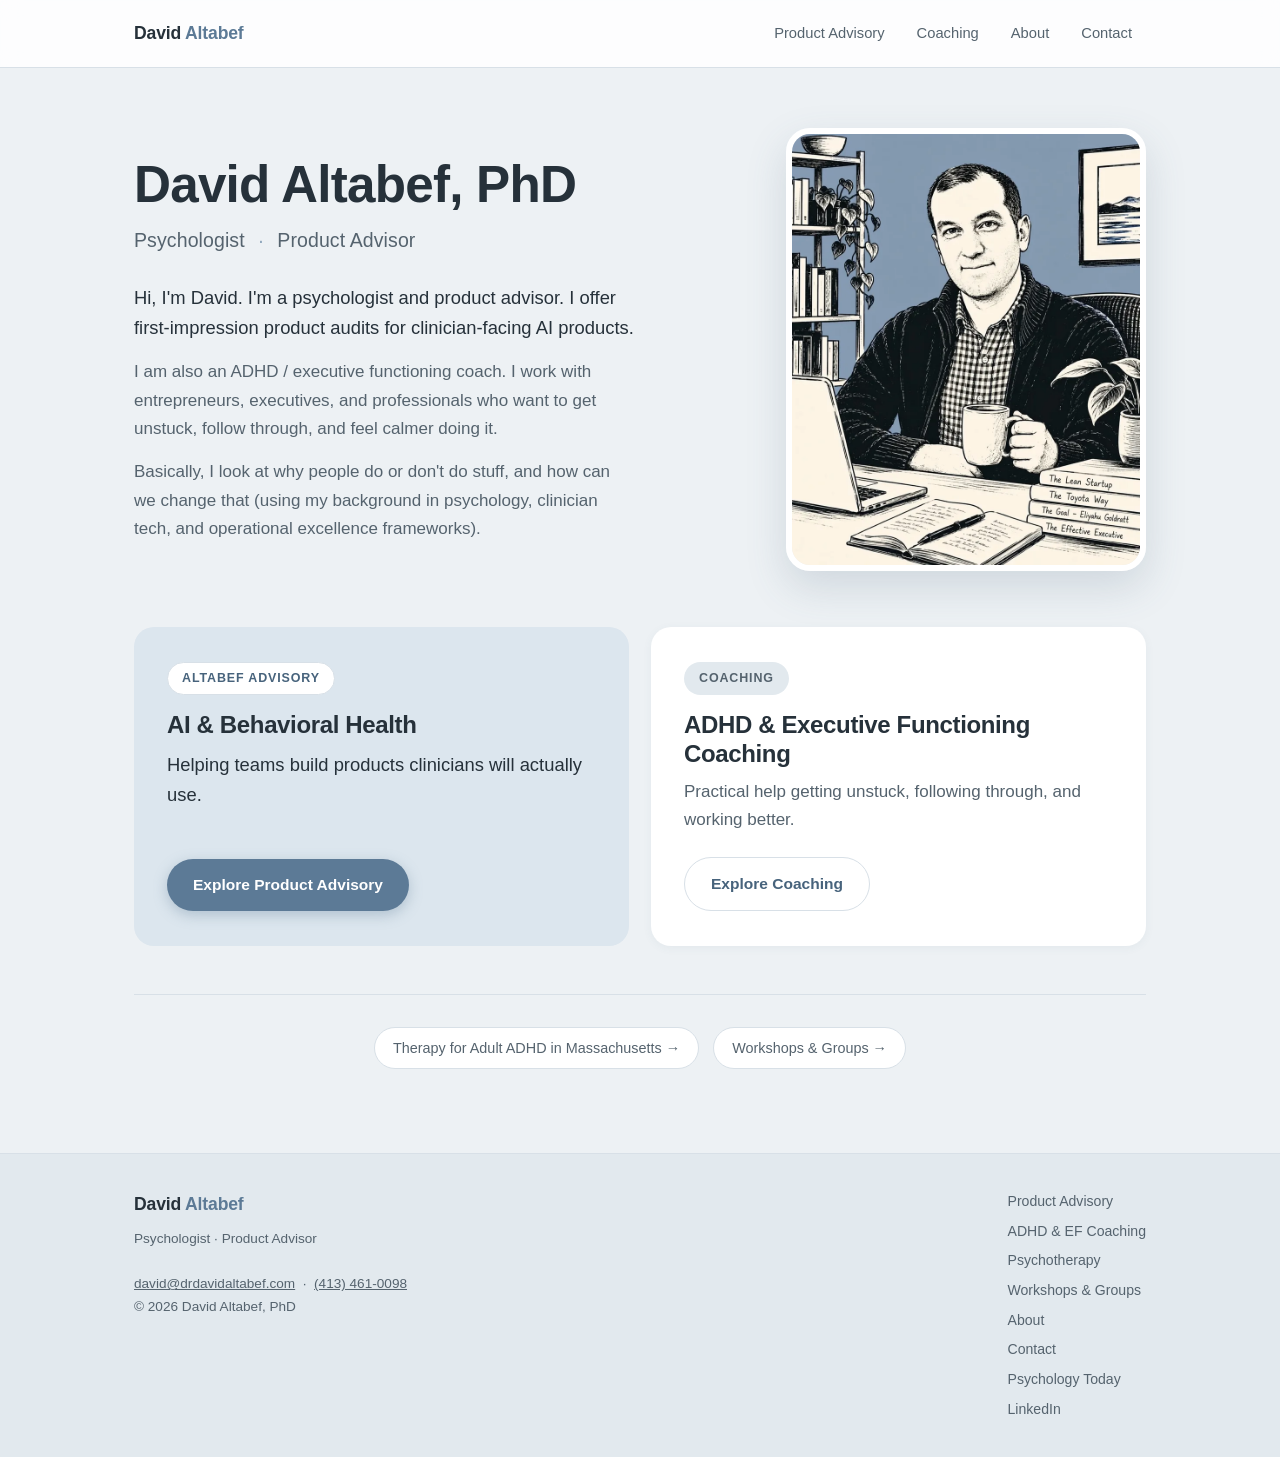
<file: index.html>
<!DOCTYPE html>
<html lang="en">
<head>
<meta charset="UTF-8">
<meta name="viewport" content="width=device-width, initial-scale=1.0">
<title>David Altabef, PhD | Psychologist · Product Advisor</title>
<meta name="description" content="David Altabef, PhD. Psychologist and product advisor in AI and behavioral health, and ADHD and executive functioning coach.">
<meta property="og:type" content="website">
<meta property="og:site_name" content="David Altabef, PhD">
<meta property="og:title" content="David Altabef, PhD | Psychologist · Product Advisor">
<meta property="og:description" content="Product advisory in AI and behavioral health, plus ADHD and executive functioning coaching.">
<meta property="og:url" content="https://drdavidaltabef.com/">
<meta property="og:image" content="https://drdavidaltabef.com/assets/og-image.jpg">
<meta property="og:image:width" content="1000">
<meta property="og:image:height" content="525">
<meta name="twitter:card" content="summary_large_image">
<link rel="icon" href="/favicon.svg" type="image/svg+xml">
<link rel="icon" href="/favicon.ico" sizes="32x32">
<link rel="apple-touch-icon" href="/apple-touch-icon.png">
<link rel="canonical" href="https://drdavidaltabef.com/">
<link rel="stylesheet" href="styles.css">
<script type="application/ld+json">
{
  "@context": "https://schema.org",
  "@graph": [
    {
      "@type": "Person",
      "@id": "https://drdavidaltabef.com/#david",
      "name": "David Altabef",
      "honorificSuffix": "PhD",
      "jobTitle": "Psychologist & Product Advisor",
      "url": "https://drdavidaltabef.com/",
      "email": "mailto:david@drdavidaltabef.com",
      "telephone": "+1-413-461-0098",
      "address": {
        "@type": "PostalAddress",
        "addressLocality": "Amherst",
        "addressRegion": "MA",
        "addressCountry": "US"
      },
      "sameAs": [
        "https://www.psychologytoday.com/us/therapists/david-altabef-amherst-ma/362925",
        "https://www.linkedin.com/in/davidaltphd"
      ]
    },
    {
      "@type": "ProfessionalService",
      "@id": "https://drdavidaltabef.com/#practice",
      "name": "Altabef Advisory",
      "url": "https://drdavidaltabef.com/",
      "founder": { "@id": "https://drdavidaltabef.com/#david" },
      "email": "mailto:david@drdavidaltabef.com",
      "telephone": "+1-413-461-0098",
      "address": {
        "@type": "PostalAddress",
        "addressLocality": "Amherst",
        "addressRegion": "MA",
        "addressCountry": "US"
      },
      "makesOffer": [
        {
          "@type": "Offer",
          "itemOffered": {
            "@type": "Service",
            "name": "Product Advisory",
            "url": "https://drdavidaltabef.com/product-advisory",
            "description": "Product advisory for AI and behavioral health teams building products clinicians will actually use."
          }
        },
        {
          "@type": "Offer",
          "itemOffered": {
            "@type": "Service",
            "name": "ADHD & Executive Functioning Coaching",
            "url": "https://drdavidaltabef.com/coaching",
            "areaServed": { "@type": "Country", "name": "United States" },
            "description": "Practical ADHD and executive functioning coaching, delivered remotely by phone or video, available nationwide."
          }
        },
        {
          "@type": "Offer",
          "itemOffered": {
            "@type": "Service",
            "name": "Psychotherapy for adults with ADHD",
            "url": "https://drdavidaltabef.com/therapy",
            "areaServed": { "@type": "State", "name": "Massachusetts" },
            "description": "Clinical psychotherapy with a licensed Massachusetts psychologist. In person in Amherst, MA, or by secure telehealth anywhere in Massachusetts. For clients located in Massachusetts."
          }
        }
      ]
    }
  ]
}
</script>
</head>
<body>
<nav>
  <div class="nav-inner">
    <a class="brand" href="/">David <span>Altabef</span></a>
    <div class="nav-links">
      <a href="/product-advisory">Product Advisory</a>
      <a href="/coaching">Coaching</a>
      <a href="/about">About</a>
      <a href="/contact">Contact</a>
    </div>
  </div>
</nav>

  <div class="wrap wrap-wide">
    <div class="hero-grid home-hero">
      <div>
        <h1 class="hero">David Altabef, PhD</h1>
        <p class="identity">Psychologist <span aria-hidden="true">·</span> Product Advisor</p>
        <div class="home-intro">
          <p class="lede">Hi, I'm David. I'm a psychologist and product advisor. I offer first-impression product audits for clinician-facing AI products.</p>
          <p>I am also an ADHD / executive functioning coach. I work with entrepreneurs, executives, and professionals who want to get unstuck, follow through, and feel calmer doing it.</p>
          <p>Basically, I look at why people do or don't do stuff, and how can we change that (using my background in psychology, clinician tech, and operational excellence frameworks).</p>
        </div>
      </div>
      <img class="portrait" src="assets/david-illustration-blue.webp" width="800" height="992" alt="Ink illustration of David Altabef at his desk with a mug of coffee, a laptop, an open notebook, and a stack of books on ADHD, CBT, Theory of Constraints, and psychology &amp; AI.">
    </div>

    <div class="doors">
      <div class="door featured">
        <span class="eyebrow">Altabef Advisory</span>
        <h2>AI &amp; Behavioral Health</h2>
        <p class="lede">Helping teams build products clinicians will actually use.</p>
        <div class="btn-row">
          <a class="btn btn-primary" href="/product-advisory">Explore Product Advisory</a>
        </div>
      </div>
      <div class="door">
        <span class="eyebrow clinical">Coaching</span>
        <h2>ADHD &amp; Executive Functioning Coaching</h2>
        <p>Practical help getting unstuck, following through, and working better.</p>
        <div class="btn-row">
          <a class="btn btn-ghost" href="/coaching">Explore Coaching</a>
        </div>
      </div>
    </div>

    <div class="quiet-row">
      <a href="/therapy">Therapy for Adult ADHD in Massachusetts →</a>
      <a href="/workshops">Workshops &amp; Groups →</a>
    </div>
  </div>

<footer>
  <div class="foot-inner">
    <div>
      <div class="brand" style="margin-bottom:8px">David <span style="color:var(--blue)">Altabef</span></div>
      <p class="note">Psychologist · Product Advisor<br><br>
      <a href="mailto:david@drdavidaltabef.com" style="color:inherit">david@drdavidaltabef.com</a> &nbsp;·&nbsp; <a href="tel:+14134610098" style="color:inherit">(413) 461-0098</a><br>
      &copy; 2026 David Altabef, PhD</p>
    </div>
    <div class="foot-links">
      <a href="/product-advisory">Product Advisory</a>
      <a href="/coaching">ADHD &amp; EF Coaching</a>
      <a href="/therapy">Psychotherapy</a>
      <a href="/workshops">Workshops &amp; Groups</a>
      <a href="/about">About</a>
      <a href="/contact">Contact</a>
      <a href="https://www.psychologytoday.com/us/therapists/david-altabef-amherst-ma/362925" target="_blank" rel="noopener">Psychology Today</a>
      <a href="https://www.linkedin.com/in/davidaltphd" target="_blank" rel="noopener">LinkedIn</a>
    </div>
  </div>
</footer>

<!-- Cloudflare Web Analytics --><script type='module' src='https://static.cloudflareinsights.com/beacon.min.js' data-cf-beacon='{"token": "946473e94ac8431892b20dc3b60b65ef"}'></script><!-- End Cloudflare Web Analytics -->
</body>
</html>
</file>
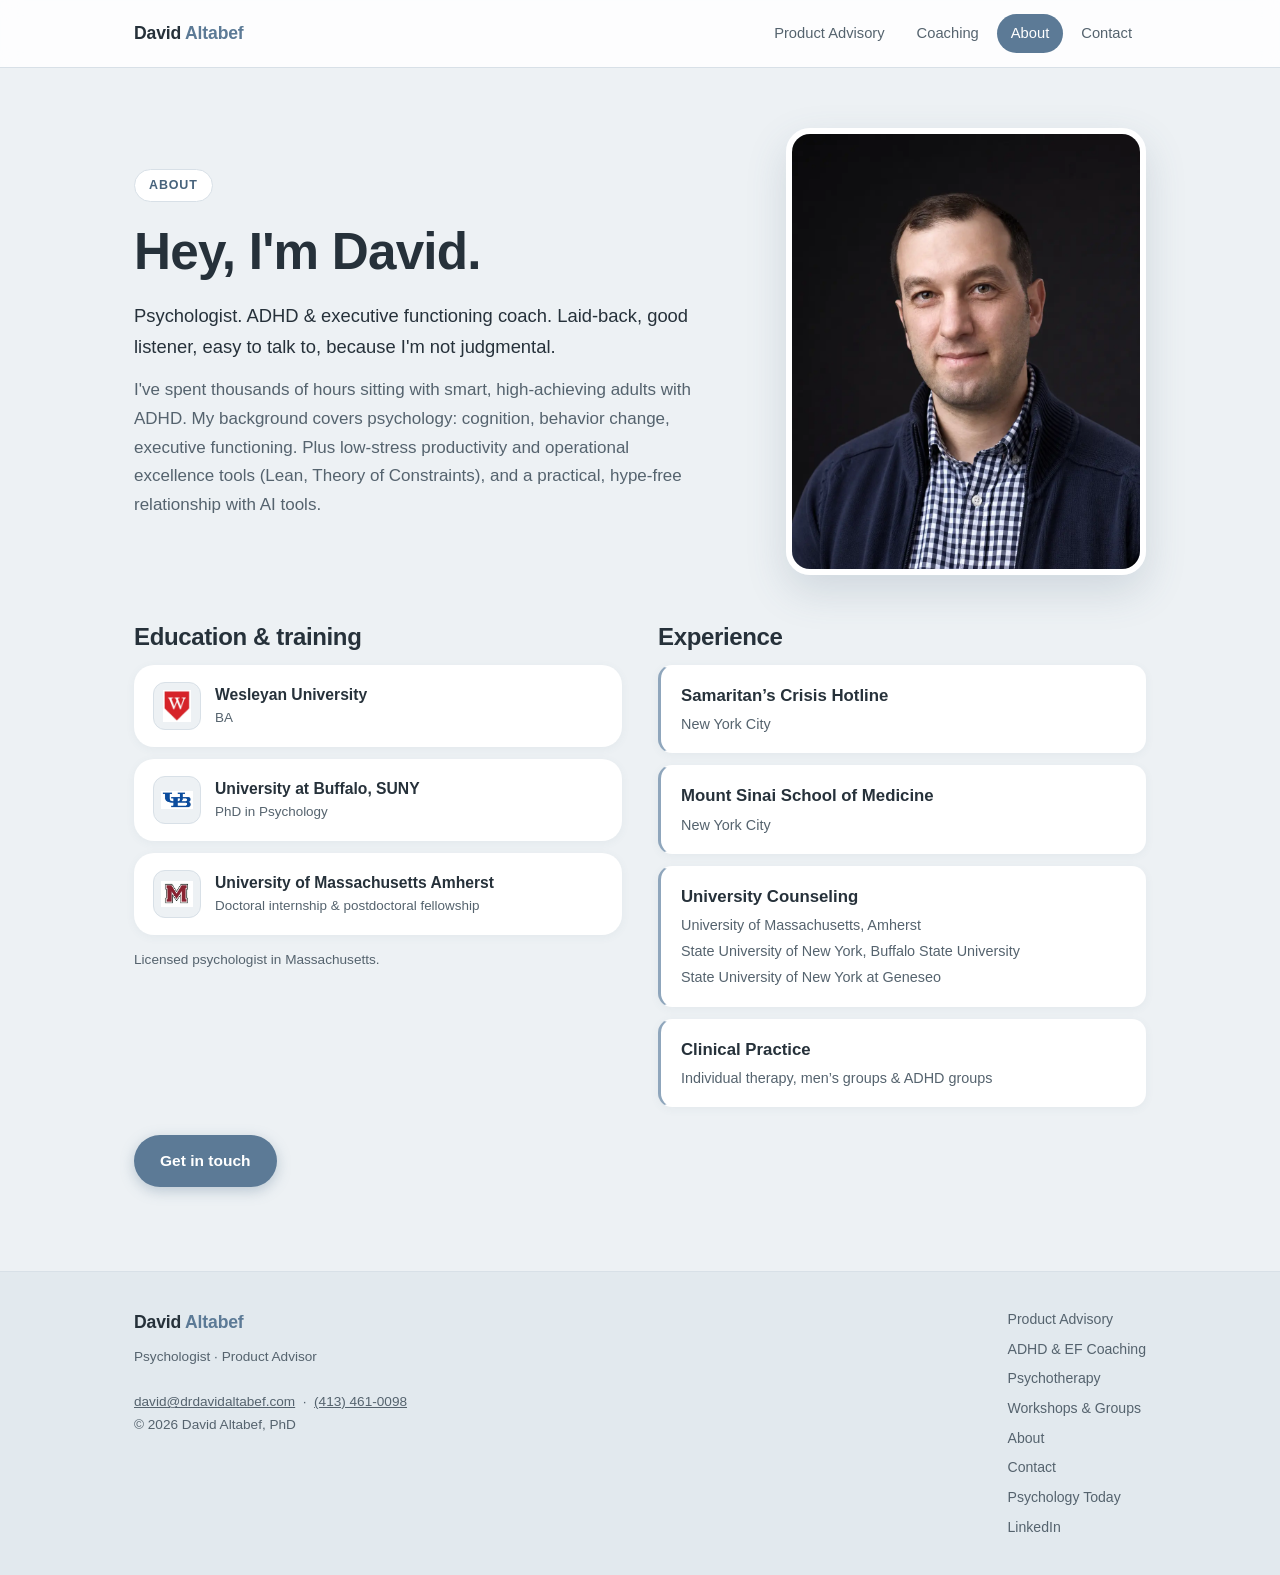
<file: about.html>
<!DOCTYPE html>
<html lang="en">
<head>
<meta charset="UTF-8">
<meta name="viewport" content="width=device-width, initial-scale=1.0">
<title>About | David Altabef, PhD</title>
<meta name="description" content="About David Altabef, PhD. Psychologist and ADHD / executive functioning coach.">
<meta property="og:type" content="website">
<meta property="og:site_name" content="David Altabef, PhD">
<meta property="og:title" content="About | David Altabef, PhD">
<meta property="og:description" content="About David Altabef, PhD. Psychologist and ADHD / executive functioning coach.">
<meta property="og:url" content="https://drdavidaltabef.com/about">
<meta property="og:image" content="https://drdavidaltabef.com/assets/og-image.jpg">
<meta property="og:image:width" content="1000">
<meta property="og:image:height" content="525">
<meta name="twitter:card" content="summary_large_image">
<link rel="icon" href="/favicon.svg" type="image/svg+xml">
<link rel="icon" href="/favicon.ico" sizes="32x32">
<link rel="apple-touch-icon" href="/apple-touch-icon.png">
<link rel="canonical" href="https://drdavidaltabef.com/about">
<link rel="stylesheet" href="styles.css">
<script type="application/ld+json">
{
  "@context": "https://schema.org",
  "@type": "ProfilePage",
  "mainEntity": {
    "@type": "Person",
    "@id": "https://drdavidaltabef.com/#david",
    "name": "David Altabef",
    "honorificSuffix": "PhD",
    "jobTitle": "Psychologist & ADHD / Executive Functioning Coach",
    "url": "https://drdavidaltabef.com/",
    "address": {
      "@type": "PostalAddress",
      "addressLocality": "Amherst",
      "addressRegion": "MA",
      "addressCountry": "US"
    },
    "alumniOf": [
      { "@type": "CollegeOrUniversity", "name": "Wesleyan University" },
      { "@type": "CollegeOrUniversity", "name": "University at Buffalo, SUNY" }
    ],
    "sameAs": [
      "https://www.psychologytoday.com/us/therapists/david-altabef-amherst-ma/362925",
      "https://www.linkedin.com/in/davidaltphd"
    ]
  }
}
</script>
</head>
<body>
<nav>
  <div class="nav-inner">
    <a class="brand" href="/">David <span>Altabef</span></a>
    <div class="nav-links">
      <a href="/product-advisory">Product Advisory</a>
      <a href="/coaching">Coaching</a>
      <a href="/about" class="active">About</a>
      <a href="/contact">Contact</a>
    </div>
  </div>
</nav>

  <div class="wrap wrap-wide">
    <div class="hero-grid">
      <div>
        <span class="eyebrow">About</span>
        <h1 class="hero">Hey, I'm David.</h1>
        <p class="lede">Psychologist. ADHD &amp; executive functioning coach. Laid-back, good listener, easy to talk to, because I'm not judgmental.</p>
        <p>I've spent thousands of hours sitting with smart, high-achieving adults with ADHD. My background covers psychology: cognition, behavior change, executive functioning. Plus low-stress productivity and operational excellence tools (Lean, Theory of Constraints), and a practical, hype-free relationship with AI tools.</p>
      </div>
      <img class="portrait" src="assets/david-headshot.webp" width="1000" height="1250" alt="David Altabef, PhD. Psychologist and ADHD / executive functioning coach.">
    </div>

    <div class="cred-cols">
      <div>
        <h2>Education &amp; training</h2>
        <ul class="training-stack">
          <li>
            <div class="logo-sm">
              <img src="assets/logo-wesleyan.png" alt="Wesleyan University" onerror="this.outerHTML='&lt;span class=&quot;fallback&quot;&gt;WES&lt;/span&gt;'">
            </div>
            <div>
              <div class="school">Wesleyan University</div>
              <p class="degree">BA</p>
            </div>
          </li>
          <li>
            <div class="logo-sm">
              <img src="assets/logo-buffalo.png" alt="University at Buffalo" onerror="this.outerHTML='&lt;span class=&quot;fallback&quot;&gt;UB&lt;/span&gt;'">
            </div>
            <div>
              <div class="school">University at Buffalo, SUNY</div>
              <p class="degree">PhD in Psychology</p>
            </div>
          </li>
          <li>
            <div class="logo-sm">
              <img src="assets/logo-umass.png" alt="University of Massachusetts Amherst" onerror="this.outerHTML='&lt;span class=&quot;fallback&quot;&gt;UMass&lt;/span&gt;'">
            </div>
            <div>
              <div class="school">University of Massachusetts Amherst</div>
              <p class="degree">Doctoral internship &amp; postdoctoral fellowship</p>
            </div>
          </li>
        </ul>
        <p class="note" style="margin-top:14px">Licensed psychologist in Massachusetts.</p>
      </div>

      <div>
        <h2>Experience</h2>
        <ul class="exp-list">
          <li>
            <span class="exp-role">Samaritan&rsquo;s Crisis Hotline</span>
            <span class="exp-where">New York City</span>
          </li>
          <li>
            <span class="exp-role">Mount Sinai School of Medicine</span>
            <span class="exp-where">New York City</span>
          </li>
          <li>
            <span class="exp-role">University Counseling</span>
            <span class="exp-where">University of Massachusetts, Amherst</span>
            <span class="exp-where">State University of New York, Buffalo State University</span>
            <span class="exp-where">State University of New York at Geneseo</span>
          </li>
          <li>
            <span class="exp-role">Clinical Practice</span>
            <span class="exp-where">Individual therapy, men&rsquo;s groups &amp; ADHD groups</span>
          </li>
        </ul>
      </div>
    </div>

    <div class="btn-row">
      <a class="btn btn-primary" href="/contact">Get in touch</a>
    </div>
  </div>

<footer>
  <div class="foot-inner">
    <div>
      <div class="brand" style="margin-bottom:8px">David <span style="color:var(--blue)">Altabef</span></div>
      <p class="note">Psychologist · Product Advisor<br><br>
      <a href="mailto:david@drdavidaltabef.com" style="color:inherit">david@drdavidaltabef.com</a> &nbsp;·&nbsp; <a href="tel:+14134610098" style="color:inherit">(413) 461-0098</a><br>
      &copy; 2026 David Altabef, PhD</p>
    </div>
    <div class="foot-links">
      <a href="/product-advisory">Product Advisory</a>
      <a href="/coaching">ADHD &amp; EF Coaching</a>
      <a href="/therapy">Psychotherapy</a>
      <a href="/workshops">Workshops &amp; Groups</a>
      <a href="/about">About</a>
      <a href="/contact">Contact</a>
      <a href="https://www.psychologytoday.com/us/therapists/david-altabef-amherst-ma/362925" target="_blank" rel="noopener">Psychology Today</a>
      <a href="https://www.linkedin.com/in/davidaltphd" target="_blank" rel="noopener">LinkedIn</a>
    </div>
  </div>
</footer>

<!-- Cloudflare Web Analytics --><script type='module' src='https://static.cloudflareinsights.com/beacon.min.js' data-cf-beacon='{"token": "946473e94ac8431892b20dc3b60b65ef"}'></script><!-- End Cloudflare Web Analytics -->
</body>
</html>
</file>
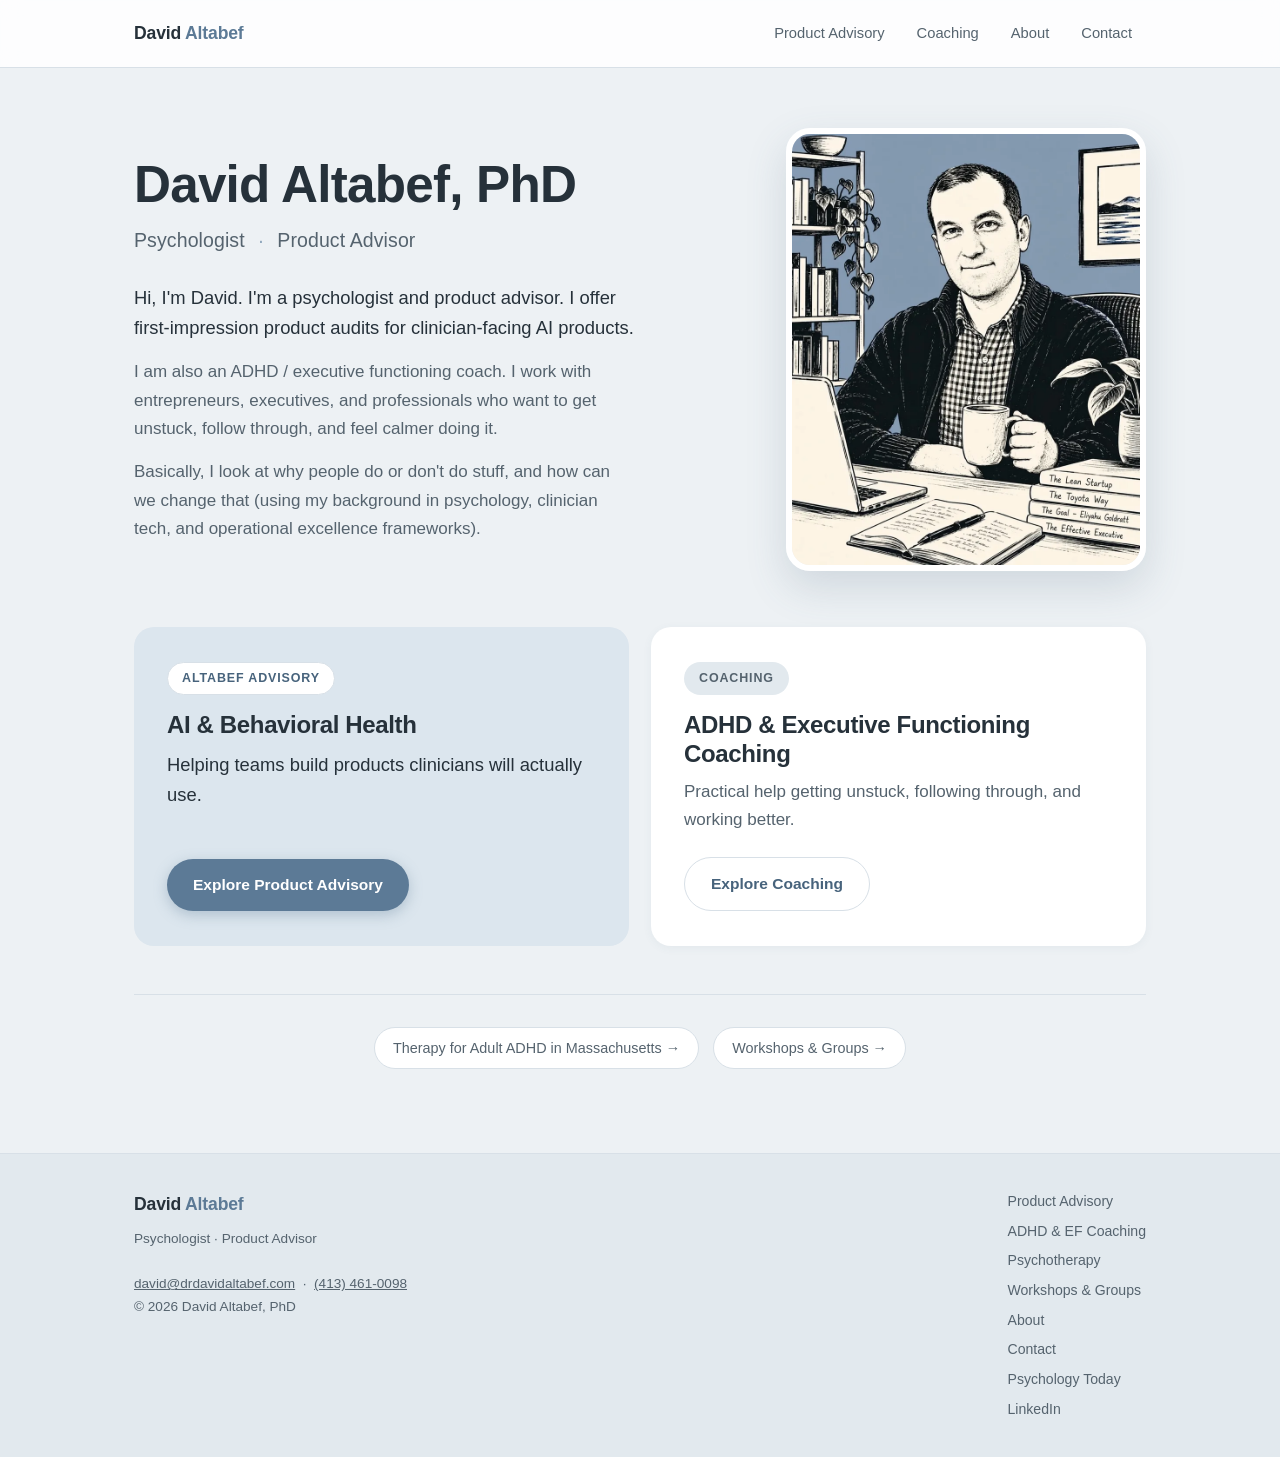
<file: blog.html>
<!DOCTYPE html>
<html lang="en">
<head>
  <meta charset="utf-8">
  <meta http-equiv="refresh" content="0; url=/">
  <link rel="canonical" href="https://drdavidaltabef.com/">
  <title>Redirecting…</title>
</head>
<body>
  <p>This page has moved to <a href="/">drdavidaltabef.com</a>.</p>
</body>
</html>
</file>
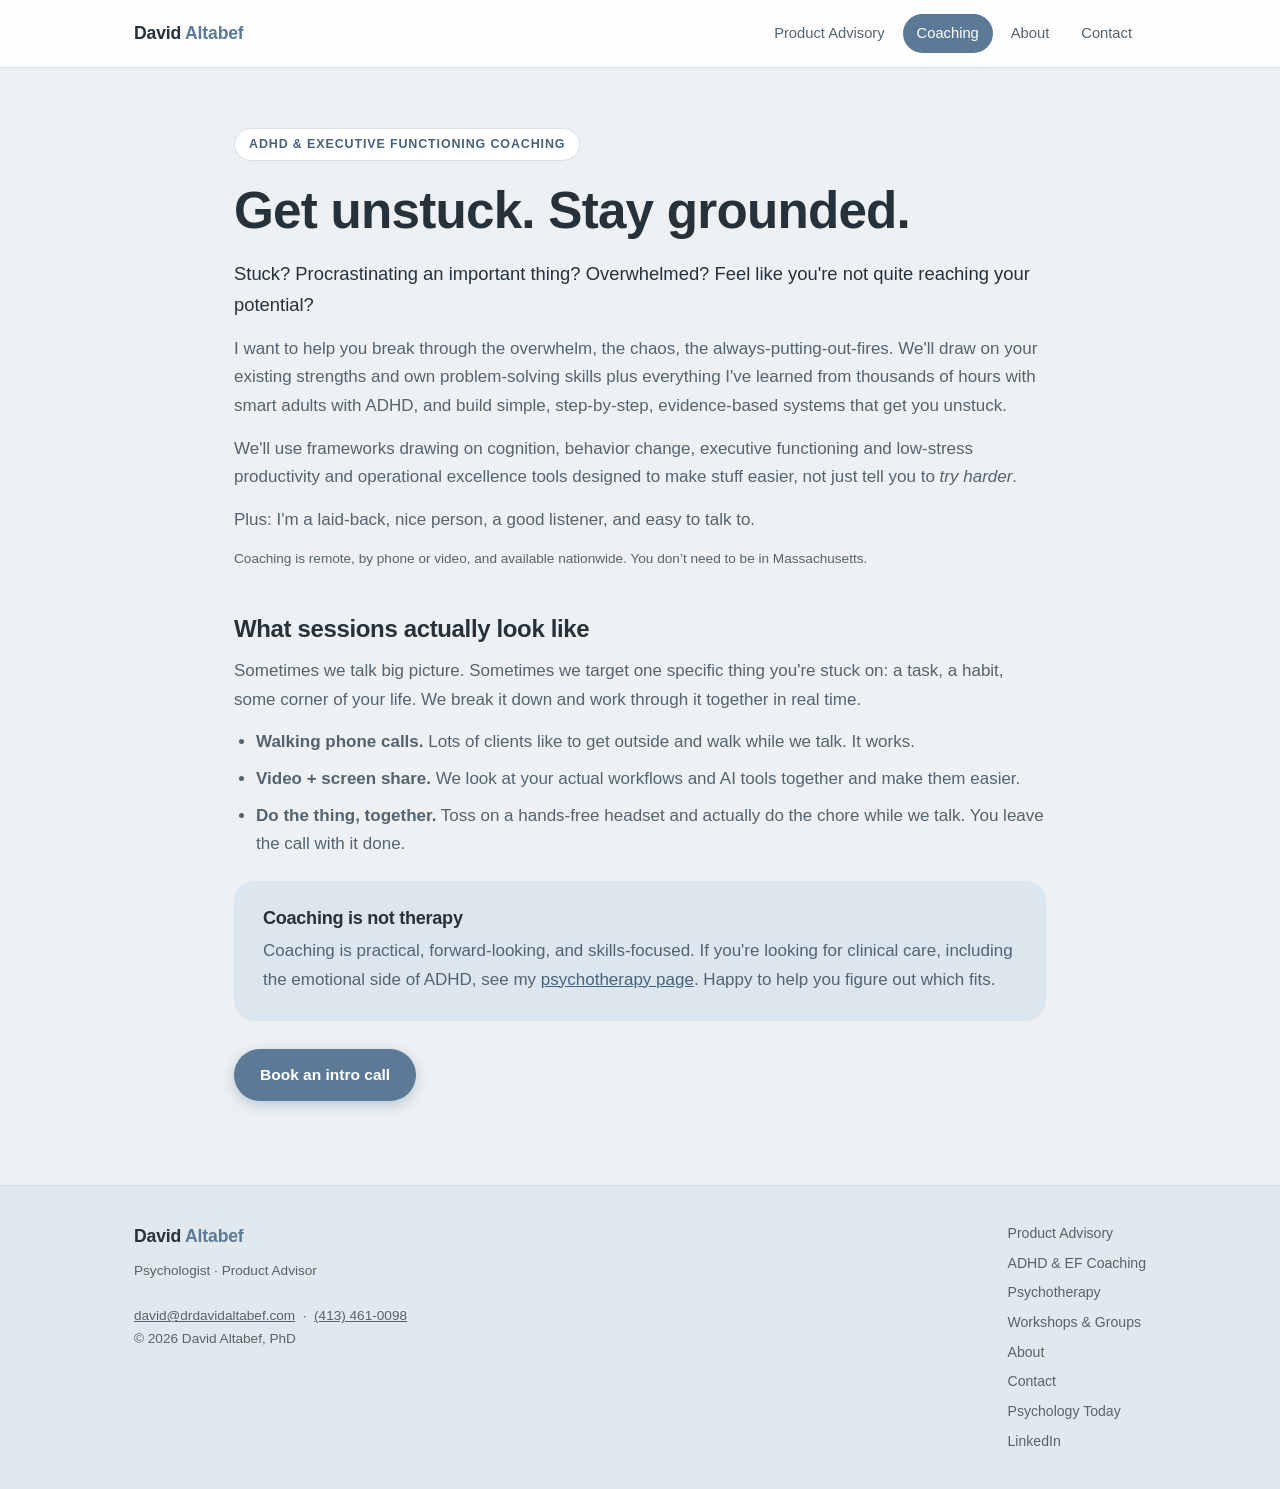
<file: coaching.html>
<!DOCTYPE html>
<html lang="en">
<head>
<meta charset="UTF-8">
<meta name="viewport" content="width=device-width, initial-scale=1.0">
<title>ADHD &amp; Executive Functioning Coaching | David Altabef</title>
<meta name="description" content="Practical, real-time ADHD and executive functioning coaching with psychologist David Altabef, PhD. Remote sessions, available nationwide.">
<meta property="og:type" content="website">
<meta property="og:site_name" content="David Altabef, PhD">
<meta property="og:title" content="ADHD &amp; Executive Functioning Coaching | David Altabef">
<meta property="og:description" content="Practical, real-time ADHD and executive functioning coaching with psychologist David Altabef, PhD. Remote sessions, available nationwide.">
<meta property="og:url" content="https://drdavidaltabef.com/coaching">
<meta property="og:image" content="https://drdavidaltabef.com/assets/og-image.jpg">
<meta property="og:image:width" content="1000">
<meta property="og:image:height" content="525">
<meta name="twitter:card" content="summary_large_image">
<link rel="icon" href="/favicon.svg" type="image/svg+xml">
<link rel="icon" href="/favicon.ico" sizes="32x32">
<link rel="apple-touch-icon" href="/apple-touch-icon.png">
<link rel="canonical" href="https://drdavidaltabef.com/coaching">
<link rel="stylesheet" href="styles.css">
<script type="application/ld+json">
{
  "@context": "https://schema.org",
  "@type": "Service",
  "serviceType": "ADHD & Executive Functioning Coaching",
  "name": "ADHD & Executive Functioning Coaching",
  "url": "https://drdavidaltabef.com/coaching",
  "provider": {
    "@type": "Person",
    "name": "David Altabef",
    "honorificSuffix": "PhD",
    "jobTitle": "Psychologist & ADHD / Executive Functioning Coach",
    "url": "https://drdavidaltabef.com/",
    "sameAs": [
      "https://www.psychologytoday.com/us/therapists/david-altabef-amherst-ma/362925",
      "https://www.linkedin.com/in/davidaltphd"
    ]
  },
  "areaServed": { "@type": "Country", "name": "United States" },
  "availableChannel": [
    { "@type": "ServiceChannel", "name": "Remote: phone or video, nationwide" }
  ],
  "description": "Practical, real-time ADHD and executive functioning coaching with psychologist David Altabef, PhD. Remote sessions by phone or video, available nationwide."
}
</script>
</head>
<body>
<nav>
  <div class="nav-inner">
    <a class="brand" href="/">David <span>Altabef</span></a>
    <div class="nav-links">
      <a href="/product-advisory">Product Advisory</a>
      <a href="/coaching" class="active">Coaching</a>
      <a href="/about">About</a>
      <a href="/contact">Contact</a>
    </div>
  </div>
</nav>

  <div class="wrap">
    <span class="eyebrow">ADHD &amp; Executive Functioning Coaching</span>
    <h1 class="hero">Get unstuck. Stay grounded.</h1>
    <p class="lede">Stuck? Procrastinating an important thing? Overwhelmed? Feel like you're not quite reaching your potential?</p>
    <p>I want to help you break through the overwhelm, the chaos, the always-putting-out-fires. We'll draw on your existing strengths and own problem-solving skills plus everything I've learned from thousands of hours with smart adults with ADHD, and build simple, step-by-step, evidence-based systems that get you unstuck.</p>
    <p>We'll use frameworks drawing on cognition, behavior change, executive functioning and low-stress productivity and operational excellence tools designed to make stuff easier, not just tell you to <em>try harder</em>.</p>
    <p>Plus: I'm a laid-back, nice person, a good listener, and easy to talk to.</p>
    <p class="note">Coaching is remote, by phone or video, and available nationwide. You don&rsquo;t need to be in Massachusetts.</p>

    <h2>What sessions actually look like</h2>
    <p>Sometimes we talk big picture. Sometimes we target one specific thing you're stuck on: a task, a habit, some corner of your life. We break it down and work through it together in real time.</p>
    <ul class="plain">
      <li><strong>Walking phone calls.</strong> Lots of clients like to get outside and walk while we talk. It works.</li>
      <li><strong>Video + screen share.</strong> We look at your actual workflows and AI tools together and make them easier.</li>
      <li><strong>Do the thing, together.</strong> Toss on a hands-free headset and actually do the chore while we talk. You leave the call with it done.</li>
    </ul>

    <div class="panel tinted">
      <h3 style="margin-top:0">Coaching is not therapy</h3>
      <p style="margin-bottom:0">Coaching is practical, forward-looking, and skills-focused. If you're looking for clinical care, including the emotional side of ADHD, see my <a href="/therapy" style="color:var(--blue-dark)">psychotherapy page</a>. Happy to help you figure out which fits.</p>
    </div>

    <div class="btn-row">
      <a class="btn btn-primary" href="/contact">Book an intro call</a>
    </div>
  </div>

<footer>
  <div class="foot-inner">
    <div>
      <div class="brand" style="margin-bottom:8px">David <span style="color:var(--blue)">Altabef</span></div>
      <p class="note">Psychologist · Product Advisor<br><br>
      <a href="mailto:david@drdavidaltabef.com" style="color:inherit">david@drdavidaltabef.com</a> &nbsp;·&nbsp; <a href="tel:+14134610098" style="color:inherit">(413) 461-0098</a><br>
      &copy; 2026 David Altabef, PhD</p>
    </div>
    <div class="foot-links">
      <a href="/product-advisory">Product Advisory</a>
      <a href="/coaching">ADHD &amp; EF Coaching</a>
      <a href="/therapy">Psychotherapy</a>
      <a href="/workshops">Workshops &amp; Groups</a>
      <a href="/about">About</a>
      <a href="/contact">Contact</a>
      <a href="https://www.psychologytoday.com/us/therapists/david-altabef-amherst-ma/362925" target="_blank" rel="noopener">Psychology Today</a>
      <a href="https://www.linkedin.com/in/davidaltphd" target="_blank" rel="noopener">LinkedIn</a>
    </div>
  </div>
</footer>

<!-- Cloudflare Web Analytics --><script type='module' src='https://static.cloudflareinsights.com/beacon.min.js' data-cf-beacon='{"token": "946473e94ac8431892b20dc3b60b65ef"}'></script><!-- End Cloudflare Web Analytics -->
</body>
</html>
</file>
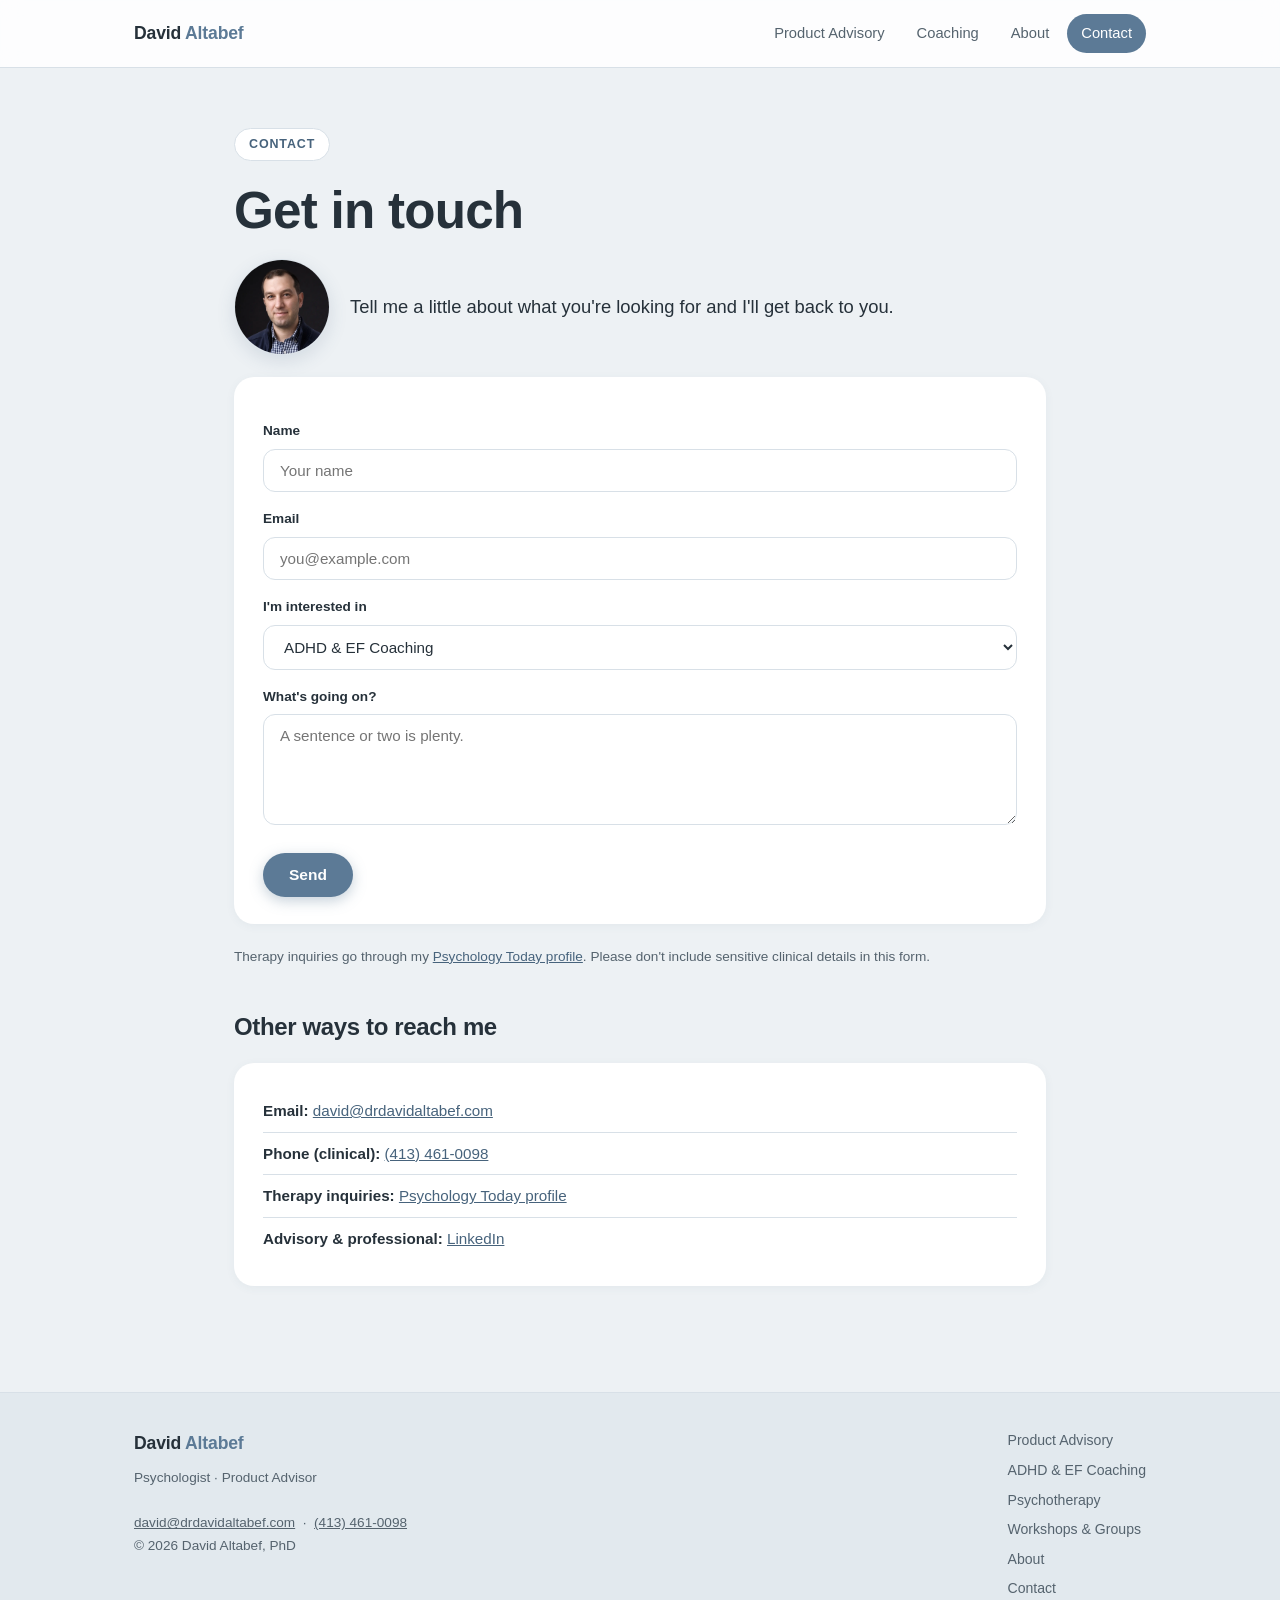
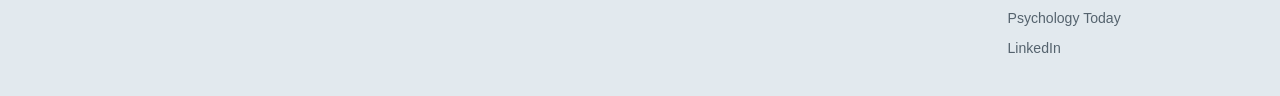
<file: contact.html>
<!DOCTYPE html>
<html lang="en">
<head>
<meta charset="UTF-8">
<meta name="viewport" content="width=device-width, initial-scale=1.0">
<title>Contact | David Altabef</title>
<meta name="description" content="Get in touch with David Altabef, PhD for coaching, therapy, workshops, and product advisory inquiries.">
<meta property="og:type" content="website">
<meta property="og:site_name" content="David Altabef, PhD">
<meta property="og:title" content="Contact | David Altabef">
<meta property="og:description" content="Get in touch with David Altabef, PhD for coaching, therapy, workshops, and product advisory inquiries.">
<meta property="og:url" content="https://drdavidaltabef.com/contact">
<meta property="og:image" content="https://drdavidaltabef.com/assets/og-image.jpg">
<meta property="og:image:width" content="1000">
<meta property="og:image:height" content="525">
<meta name="twitter:card" content="summary_large_image">
<link rel="icon" href="/favicon.svg" type="image/svg+xml">
<link rel="icon" href="/favicon.ico" sizes="32x32">
<link rel="apple-touch-icon" href="/apple-touch-icon.png">
<link rel="canonical" href="https://drdavidaltabef.com/contact">
<link rel="stylesheet" href="styles.css">
</head>
<body>
<nav>
  <div class="nav-inner">
    <a class="brand" href="/">David <span>Altabef</span></a>
    <div class="nav-links">
      <a href="/product-advisory">Product Advisory</a>
      <a href="/coaching">Coaching</a>
      <a href="/about">About</a>
      <a href="/contact" class="active">Contact</a>
    </div>
  </div>
</nav>

  <div class="wrap">
    <span class="eyebrow">Contact</span>
    <h1 class="hero">Get in touch</h1>
    <div style="display:flex;align-items:center;gap:20px;margin-bottom:14px">
      <img src="assets/david-headshot.webp" width="1000" height="1250" alt="David Altabef, PhD" style="width:96px;height:96px;flex:none;border-radius:50%;object-fit:cover;object-position:50% 30%;border:1px solid var(--line);box-shadow:0 6px 18px rgba(70,97,125,0.15)">
      <p class="lede" style="margin:0">Tell me a little about what you're looking for and I'll get back to you.</p>
    </div>
    <div class="panel">
      <form action="https://formspree.io/f/mkoddrdn" method="POST">
        <input type="hidden" name="_subject" value="Website inquiry from drdavidaltabef.com">
        <div class="hp" aria-hidden="true"><label for="ct-gotcha">Leave this field empty</label><input type="text" id="ct-gotcha" name="_gotcha" tabindex="-1" autocomplete="off"></div>
        <label for="ct-name">Name</label>
        <input type="text" id="ct-name" name="name" placeholder="Your name" required>
        <label for="ct-email">Email</label>
        <input type="email" id="ct-email" name="email" placeholder="you@example.com" required>
        <label for="ct-type">I'm interested in</label>
        <select id="ct-type" name="interest">
          <option>ADHD &amp; EF Coaching</option>
          <option>Psychotherapy</option>
          <option>A workshop or group</option>
          <option>Product advisory</option>
          <option>Something else</option>
        </select>
        <div id="ct-form-rest">
          <label for="ct-msg">What's going on?</label>
          <textarea id="ct-msg" name="message" rows="5" placeholder="A sentence or two is plenty."></textarea>
          <div class="btn-row" style="margin-top:18px">
            <button class="btn btn-primary" type="submit">Send</button>
          </div>
        </div>
      </form>
      <div id="ct-pt-note" style="display:none;background:var(--blue-tint);border-radius:var(--radius);padding:22px 24px;margin-top:18px">
        <p style="margin-bottom:0">For <strong>psychotherapy</strong> inquiries, the best way to reach me is through my Psychology Today profile. Use the &ldquo;Email me&rdquo; button there. No need to fill out the rest of this form.</p>
        <div class="btn-row" style="margin-top:16px">
          <a class="btn btn-primary" href="https://www.psychologytoday.com/us/therapists/david-altabef-amherst-ma/362925" target="_blank" rel="noopener">Contact me on Psychology Today</a>
        </div>
      </div>
    </div>
    <p class="note">Therapy inquiries go through my <a href="https://www.psychologytoday.com/us/therapists/david-altabef-amherst-ma/362925" target="_blank" rel="noopener">Psychology Today profile</a>. Please don't include sensitive clinical details in this form.</p>

    <h2>Other ways to reach me</h2>
    <div class="panel">
      <ul class="contact-lines">
        <li><strong>Email:</strong> <a href="mailto:david@drdavidaltabef.com">david@drdavidaltabef.com</a></li>
        <li><strong>Phone (clinical):</strong> <a href="tel:+14134610098">(413) 461-0098</a></li>
        <li><strong>Therapy inquiries:</strong> <a href="https://www.psychologytoday.com/us/therapists/david-altabef-amherst-ma/362925" target="_blank" rel="noopener">Psychology Today profile</a></li>
        <li><strong>Advisory &amp; professional:</strong> <a href="https://www.linkedin.com/in/davidaltphd" target="_blank" rel="noopener">LinkedIn</a></li>
      </ul>
    </div>
  </div>

<footer>
  <div class="foot-inner">
    <div>
      <div class="brand" style="margin-bottom:8px">David <span style="color:var(--blue)">Altabef</span></div>
      <p class="note">Psychologist · Product Advisor<br><br>
      <a href="mailto:david@drdavidaltabef.com" style="color:inherit">david@drdavidaltabef.com</a> &nbsp;·&nbsp; <a href="tel:+14134610098" style="color:inherit">(413) 461-0098</a><br>
      &copy; 2026 David Altabef, PhD</p>
    </div>
    <div class="foot-links">
      <a href="/product-advisory">Product Advisory</a>
      <a href="/coaching">ADHD &amp; EF Coaching</a>
      <a href="/therapy">Psychotherapy</a>
      <a href="/workshops">Workshops &amp; Groups</a>
      <a href="/about">About</a>
      <a href="/contact">Contact</a>
      <a href="https://www.psychologytoday.com/us/therapists/david-altabef-amherst-ma/362925" target="_blank" rel="noopener">Psychology Today</a>
      <a href="https://www.linkedin.com/in/davidaltphd" target="_blank" rel="noopener">LinkedIn</a>
    </div>
  </div>
</footer>

<script>
(function () {
  var sel = document.getElementById('ct-type');
  var rest = document.getElementById('ct-form-rest');
  var note = document.getElementById('ct-pt-note');
  if (!sel || !rest || !note) return;
  function update() {
    var therapy = sel.value === 'Psychotherapy';
    rest.style.display = therapy ? 'none' : '';
    note.style.display = therapy ? '' : 'none';
  }
  sel.addEventListener('change', update);
  update();
})();
</script>

<!-- Cloudflare Web Analytics --><script type='module' src='https://static.cloudflareinsights.com/beacon.min.js' data-cf-beacon='{"token": "946473e94ac8431892b20dc3b60b65ef"}'></script><!-- End Cloudflare Web Analytics -->
</body>
</html>
</file>
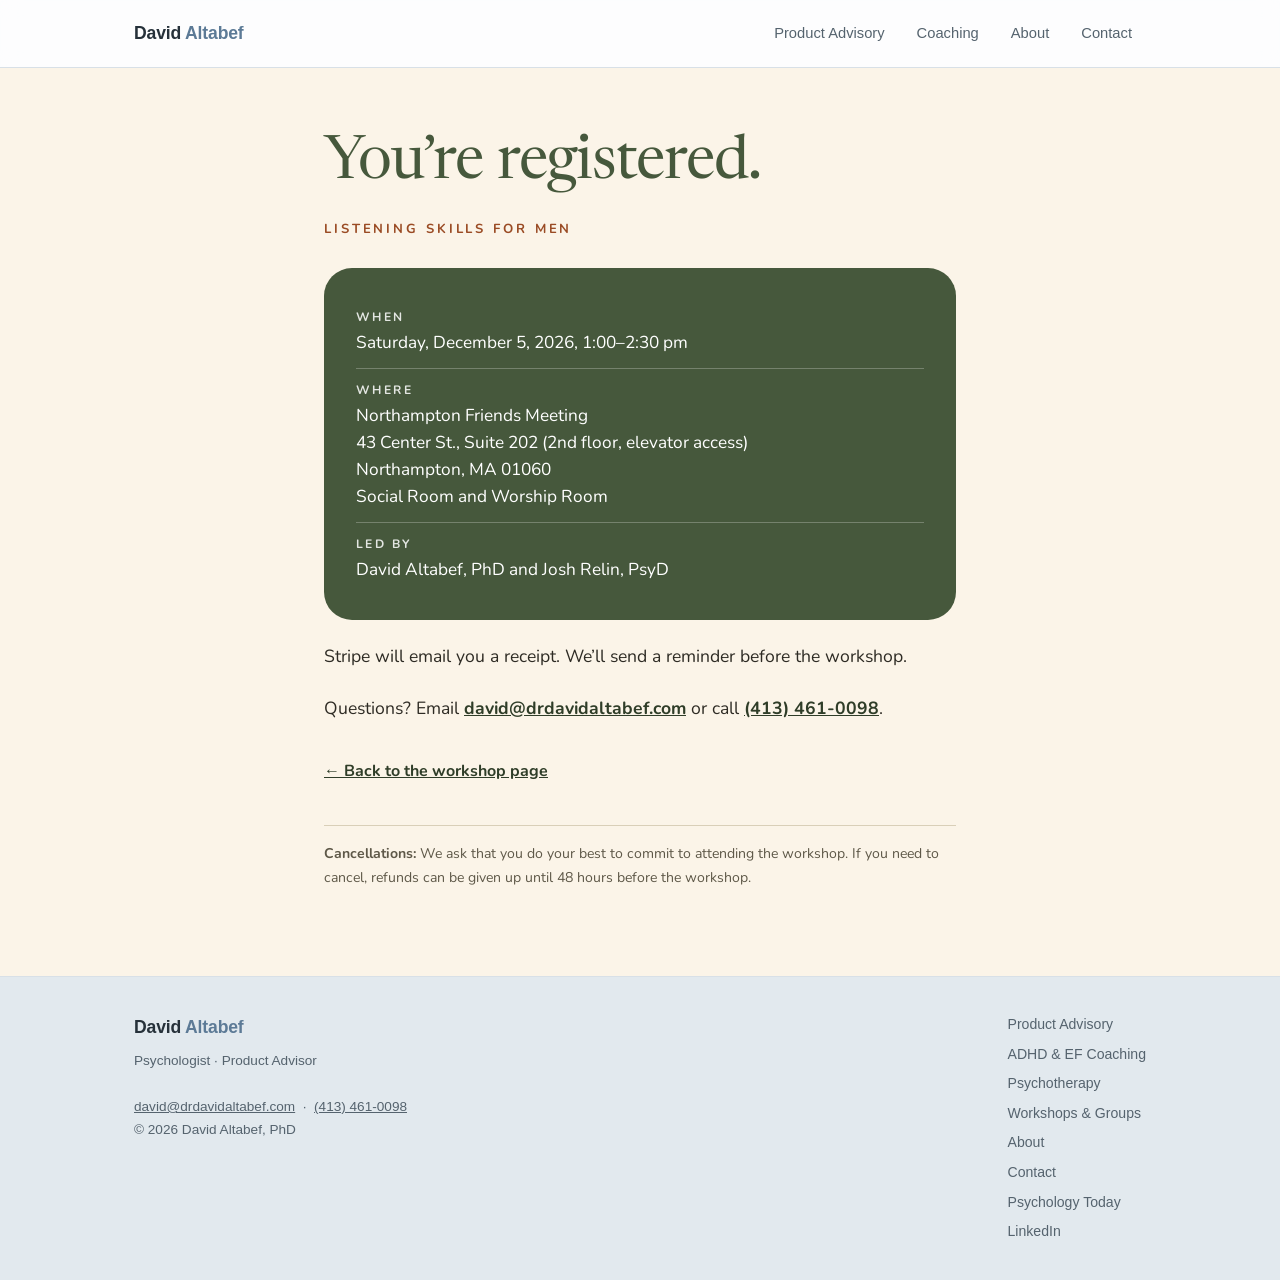
<file: listening-registered.html>
<!DOCTYPE html>
<html lang="en">
<head>
<meta charset="UTF-8">
<meta name="viewport" content="width=device-width, initial-scale=1.0">
<title>You're registered | Listening Skills for Men</title>
<meta name="robots" content="noindex, nofollow">
<link rel="stylesheet" href="styles.css">
<link rel="preconnect" href="https://fonts.googleapis.com">
<link rel="preconnect" href="https://fonts.gstatic.com" crossorigin>
<link href="https://fonts.googleapis.com/css2?family=Newsreader:ital,opsz,wght@0,6..72,300..600;1,6..72,300..600&family=Nunito:wght@400;500;600;700&display=swap" rel="stylesheet">
<style>
  .lw {
    --lw-bg: #FBF4E8; --lw-green: #46583C; --lw-green-dark: #2F3D28; --lw-ember: #9A4B24; --lw-ink: #2E2B24;
    --lw-soft: #5E5848; --lw-line: #D9CFB8;
    --lw-head: "Newsreader", "Iowan Old Style", Georgia, serif;
    --lw-body: "Nunito", -apple-system, "Segoe UI", Helvetica, Arial, sans-serif;
    background: var(--lw-bg); color: var(--lw-ink); font-family: var(--lw-body);
  }
  .lw-wrap { max-width: 680px; margin: 0 auto; padding: 64px 24px 72px; }
  .lw h1, .lw h2 { font-family: var(--lw-head); }
  .lw-title { color: var(--lw-green); font-weight: 400; letter-spacing: -0.015em;
    font-size: clamp(2.4rem, 7vw, 3.8rem); line-height: 1.05; margin-bottom: 10px; }
  .lw .lw-kicker { color: var(--lw-ember); letter-spacing: 0.22em; font-weight: 700;
    text-transform: uppercase; font-size: 0.82rem; margin-bottom: 28px; }
  .lw-card { background: var(--lw-green); color: #fff; padding: 28px 32px 24px; border-radius: 28px; }
  .lw-card ul { list-style: none; padding: 0; margin: 0; }
  .lw-card li { color: #fff; font-size: 1.08rem; line-height: 1.55; padding: 12px 0;
    border-bottom: 1px solid rgba(255,255,255,0.25); }
  .lw-card li:last-child { border-bottom: 0; }
  .lw-card strong { display: block; font-weight: 700; letter-spacing: 0.2em;
    text-transform: uppercase; font-size: 0.76rem; opacity: 0.85; margin-bottom: 3px; }
  .lw p { font-size: 1.1rem; line-height: 1.7; color: var(--lw-ink); margin-top: 22px; }
  .lw a { color: var(--lw-green-dark); font-weight: 700; }
  .lw .lw-fine { font-size: 0.88rem; color: var(--lw-soft); margin-top: 40px; padding-top: 16px; border-top: 1px solid var(--lw-line); }
  .lw .lw-back { font-size: 1rem; margin-top: 34px; }
</style>
<link rel="icon" href="/favicon.svg" type="image/svg+xml">
<link rel="icon" href="/favicon.ico" sizes="32x32">
<link rel="apple-touch-icon" href="/apple-touch-icon.png">
</head>
<body>

<nav>
  <div class="nav-inner">
    <a class="brand" href="/">David <span>Altabef</span></a>
    <div class="nav-links">
      <a href="/product-advisory">Product Advisory</a>
      <a href="/coaching">Coaching</a>
      <a href="/about">About</a>
      <a href="/contact">Contact</a>
    </div>
  </div>
</nav>

<main class="lw">
  <div class="lw-wrap">
    <h1 class="lw-title">You&rsquo;re registered.</h1>
    <p class="lw-kicker">Listening Skills for Men</p>

    <div class="lw-card">
      <ul>
        <li><strong>When</strong>Saturday, December 5, 2026, 1:00&ndash;2:30 pm</li>
        <li><strong>Where</strong>Northampton Friends Meeting<br>43 Center St., Suite 202 (2nd floor, elevator access)<br>Northampton, MA 01060<br>Social Room and Worship Room</li>
        <li><strong>Led by</strong>David Altabef, PhD and Josh Relin, PsyD</li>
      </ul>
    </div>

    <p>Stripe will email you a receipt. We&rsquo;ll send a reminder before the workshop.</p>
    <p>Questions? Email <a href="mailto:david@drdavidaltabef.com?subject=Listening%20Skills%20for%20Men">david@drdavidaltabef.com</a> or call <a href="tel:+14134610098" style="white-space:nowrap">(413) 461-0098</a>.</p>
    <p class="lw-back"><a href="/listening">&larr; Back to the workshop page</a></p>
    <p class="lw-fine"><strong>Cancellations:</strong> We ask that you do your best to commit to attending the workshop. If you need to cancel, refunds can be given up until 48 hours before the workshop.</p>
  </div>
</main>

<footer>
  <div class="foot-inner">
    <div>
      <div class="brand" style="margin-bottom:8px">David <span style="color:var(--blue)">Altabef</span></div>
      <p class="note">Psychologist · Product Advisor<br><br>
      <a href="mailto:david@drdavidaltabef.com" style="color:inherit">david@drdavidaltabef.com</a> &nbsp;·&nbsp; <a href="tel:+14134610098" style="color:inherit">(413) 461-0098</a><br>
      &copy; 2026 David Altabef, PhD</p>
    </div>
    <div class="foot-links">
      <a href="/product-advisory">Product Advisory</a>
      <a href="/coaching">ADHD &amp; EF Coaching</a>
      <a href="/therapy">Psychotherapy</a>
      <a href="/workshops">Workshops &amp; Groups</a>
      <a href="/about">About</a>
      <a href="/contact">Contact</a>
      <a href="https://www.psychologytoday.com/us/therapists/david-altabef-amherst-ma/362925" target="_blank" rel="noopener">Psychology Today</a>
      <a href="https://www.linkedin.com/in/davidaltphd" target="_blank" rel="noopener">LinkedIn</a>
    </div>
  </div>
</footer>

<!-- Cloudflare Web Analytics --><script type='module' src='https://static.cloudflareinsights.com/beacon.min.js' data-cf-beacon='{"token": "946473e94ac8431892b20dc3b60b65ef"}'></script><!-- End Cloudflare Web Analytics -->
</body>
</html>
</file>
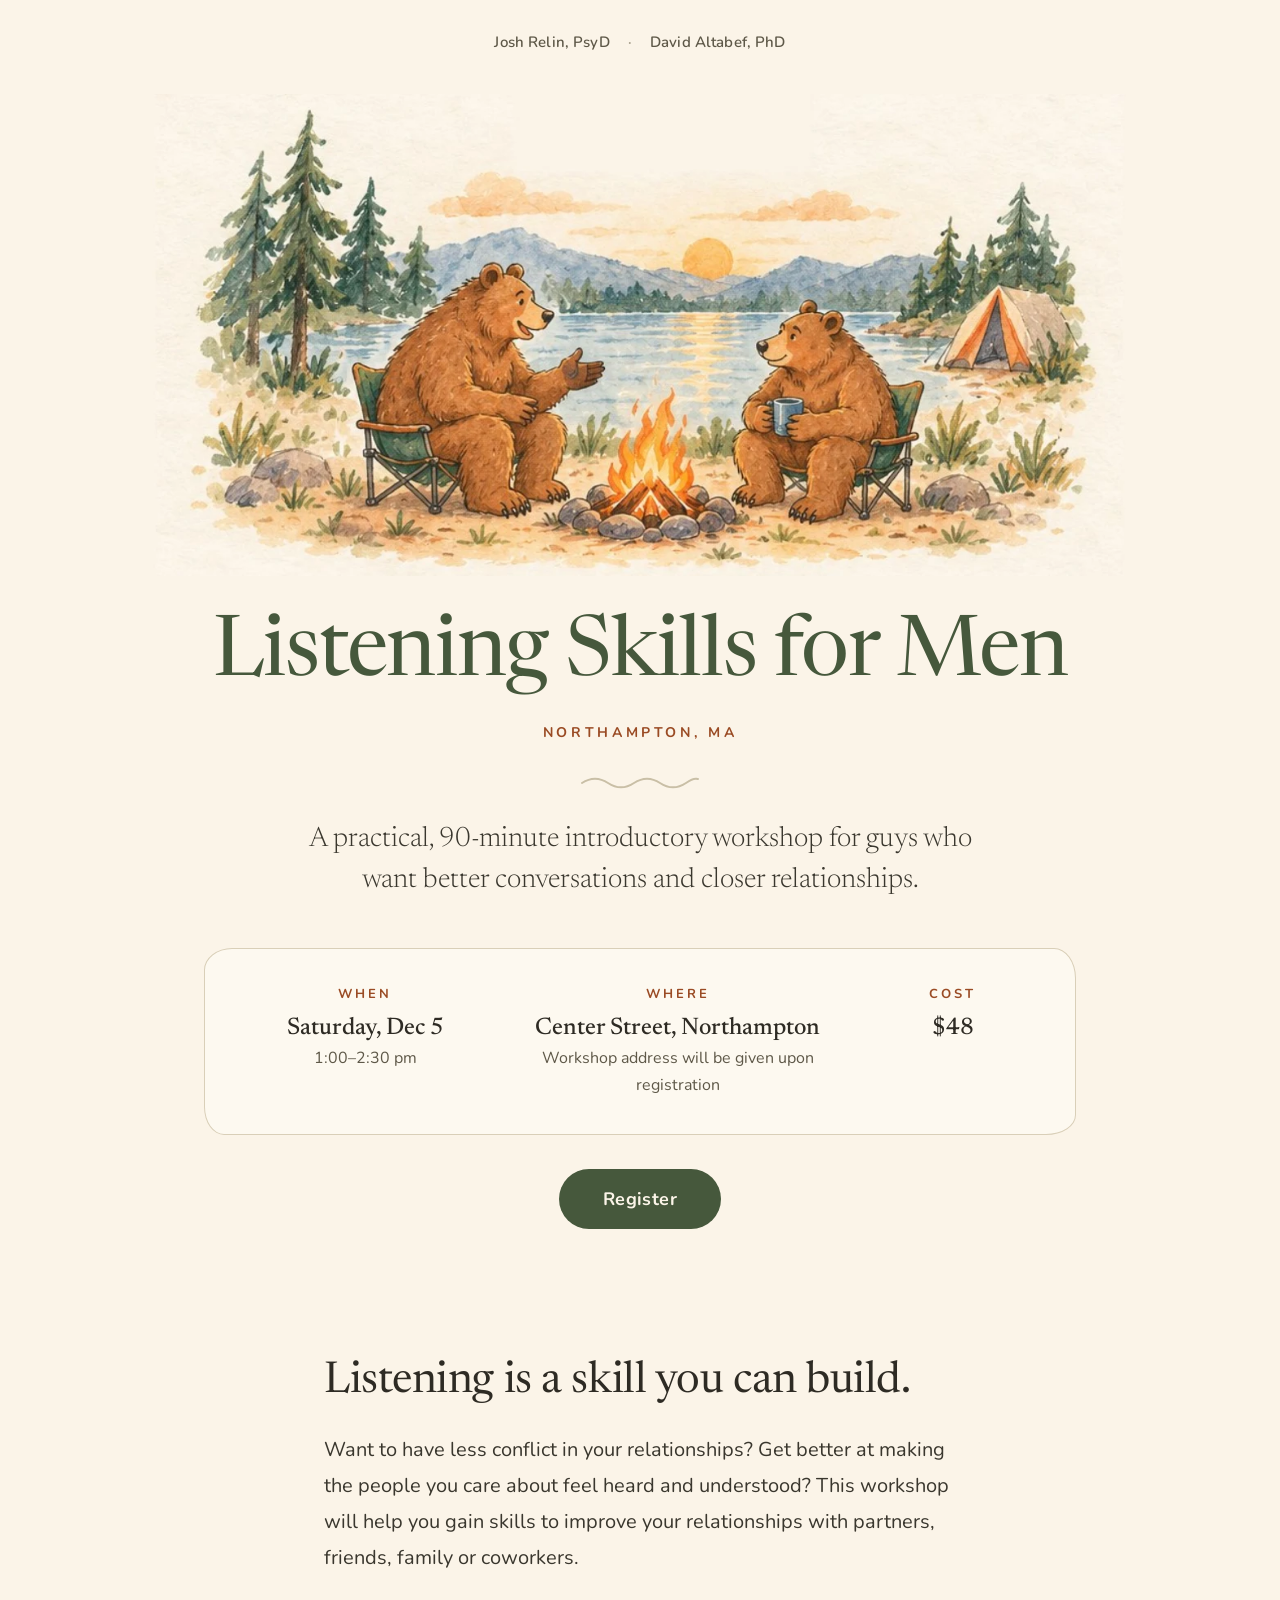
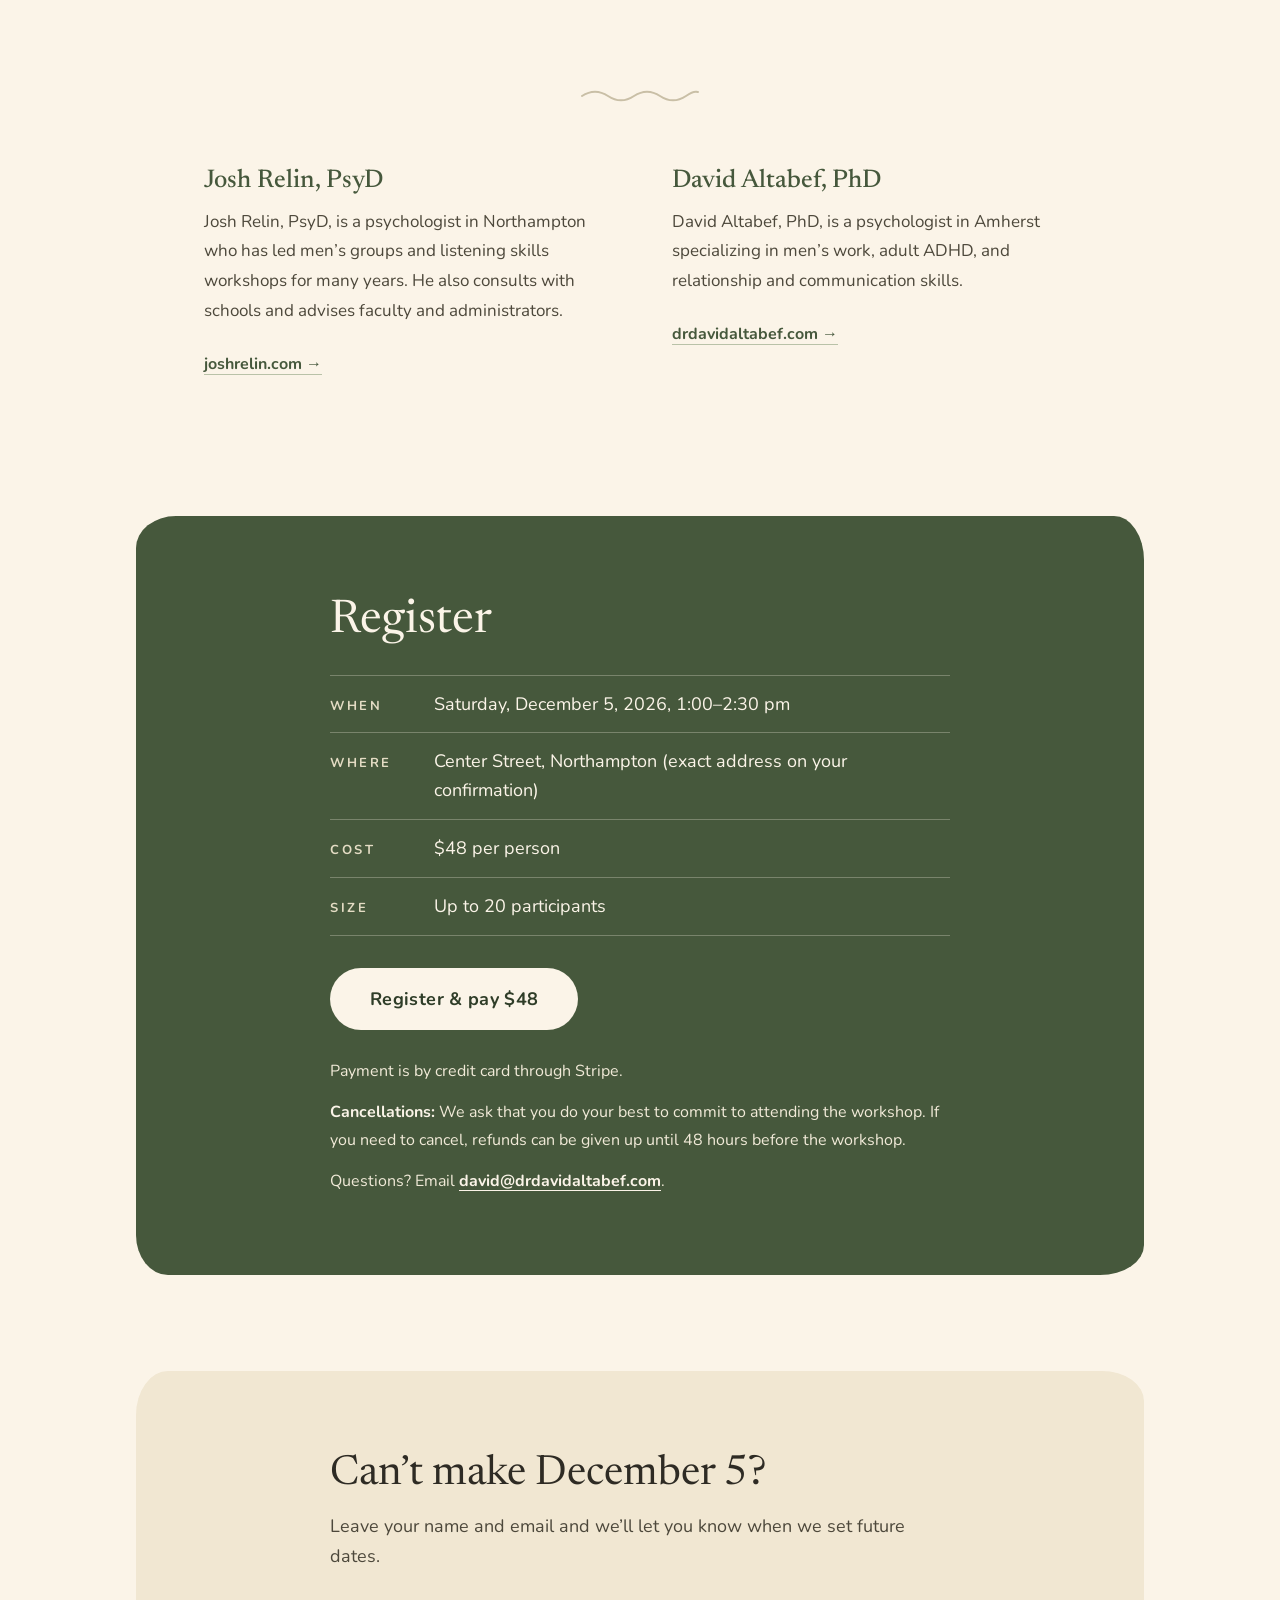
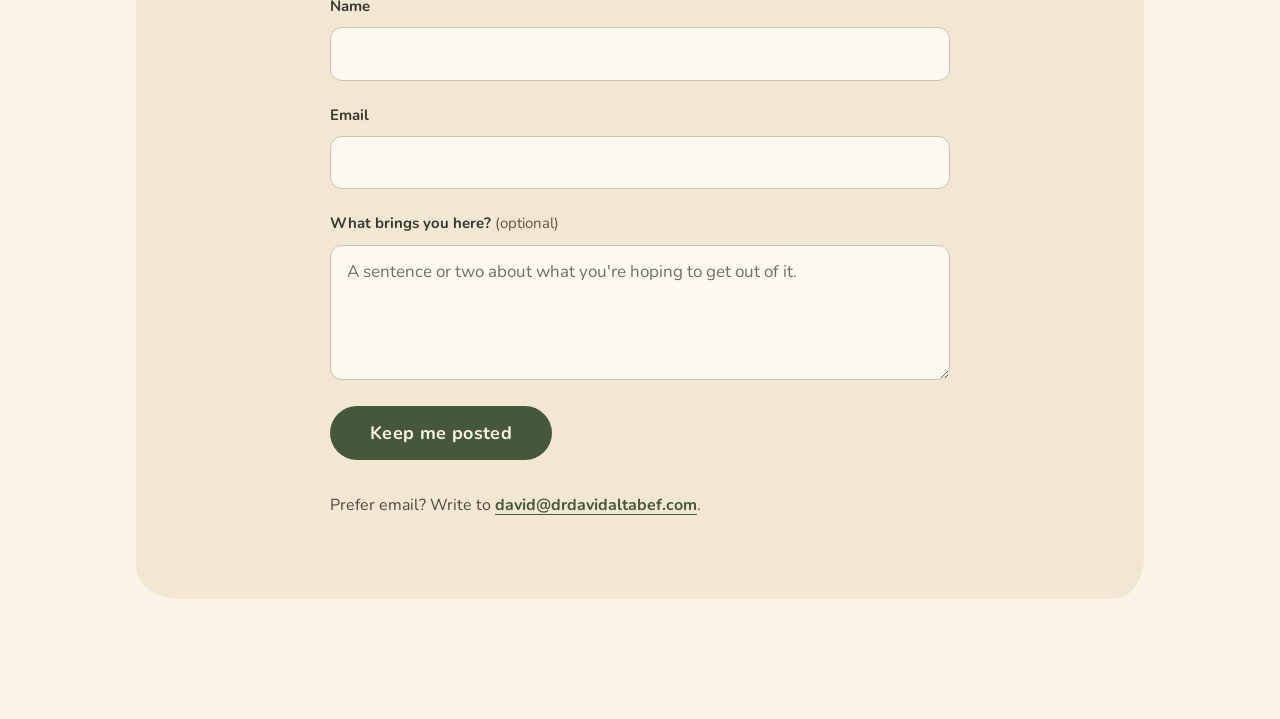
<file: listening.html>
<!DOCTYPE html>
<html lang="en">
<head>
<meta charset="UTF-8">
<meta name="viewport" content="width=device-width, initial-scale=1.0">
<title>Listening Skills for Men | David Altabef</title>
<meta name="description" content="A practical, 90-minute workshop for guys who want better conversations and closer relationships. Sat, Dec 5, Northampton, MA. $48.">
<meta property="og:type" content="website">
<meta property="og:site_name" content="David Altabef, PhD">
<meta property="og:title" content="Listening Skills for Men | Northampton, MA">
<meta property="og:description" content="A practical, 90-minute introductory workshop for guys who want better conversations and closer relationships. Saturday, Dec 5, 1:00 to 2:30 pm, Northampton. $48.">
<meta property="og:url" content="https://drdavidaltabef.com/listening">
<meta property="og:image" content="https://drdavidaltabef.com/assets/og-listening.jpg">
<meta property="og:image:width" content="1000">
<meta property="og:image:height" content="525">
<meta name="twitter:card" content="summary_large_image">
<link rel="icon" href="/favicon.svg" type="image/svg+xml">
<link rel="icon" href="/favicon.ico" sizes="32x32">
<link rel="apple-touch-icon" href="/apple-touch-icon.png">
<link rel="canonical" href="https://drdavidaltabef.com/listening">
<script type="application/ld+json">
{
  "@context": "https://schema.org",
  "@type": "Event",
  "name": "Listening Skills for Men",
  "description": "A practical, 90-minute introductory workshop for guys who want better conversations and closer relationships.",
  "startDate": "2026-12-05T13:00:00-05:00",
  "endDate": "2026-12-05T14:30:00-05:00",
  "eventAttendanceMode": "https://schema.org/OfflineEventAttendanceMode",
  "eventStatus": "https://schema.org/EventScheduled",
  "location": {
    "@type": "Place",
    "name": "Center Street, Northampton",
    "address": {
      "@type": "PostalAddress",
      "streetAddress": "Center Street",
      "addressLocality": "Northampton",
      "addressRegion": "MA",
      "addressCountry": "US"
    }
  },
  "image": "https://drdavidaltabef.com/assets/og-listening.jpg",
  "url": "https://drdavidaltabef.com/listening",
  "offers": {
    "@type": "Offer",
    "price": "48",
    "priceCurrency": "USD",
    "availability": "https://schema.org/InStock",
    "url": "https://drdavidaltabef.com/listening#register"
  },
  "organizer": { "@type": "Person", "name": "David Altabef, PhD", "url": "https://drdavidaltabef.com/" },
  "performer": [
    { "@type": "Person", "name": "David Altabef, PhD" },
    { "@type": "Person", "name": "Josh Relin, PsyD" }
  ]
}
</script>
<link rel="preconnect" href="https://fonts.googleapis.com">
<link rel="preconnect" href="https://fonts.gstatic.com" crossorigin>
<link href="https://fonts.googleapis.com/css2?family=Newsreader:ital,opsz,wght@0,6..72,300..600;1,6..72,300..600&family=Nunito:wght@400;500;600;700&display=swap" rel="stylesheet">
<style>
  /* Self-contained page theme (this page does not load styles.css). */
  *, *::before, *::after { box-sizing: border-box; }
  html { scroll-behavior: smooth; -webkit-text-size-adjust: 100%; }
  body { margin: 0; background: #FBF4E8; }
  .lw, .lw-cobar {
    --lw-paper: #FBF4E8;
    --lw-card: #FDF9F0;
    --lw-sand: #F1E7D2;
    --lw-green: #46583C;
    --lw-green-dark: #2F3D28;
    --lw-ember: #9A4B24;
    --lw-ink: #2E2B24;
    --lw-ink-2: #3A372E;
    --lw-soft: #4D483B;
    --lw-mute: #5E5848;
    --lw-line: #D9CFB8;
    --lw-head: "Newsreader", Georgia, "Times New Roman", serif;
    --lw-body: "Nunito", -apple-system, "Segoe UI", Helvetica, Arial, sans-serif;
    font-family: var(--lw-body);
    color: var(--lw-ink);
  }
  .lw { background: var(--lw-paper); font-size: 18px; line-height: 1.7; }
  :where(.lw) :where(h1, h2, h3, p, ul) { margin: 0; padding: 0; }
  .lw h1, .lw h2, .lw h3 { font-family: var(--lw-head); font-weight: 400; }
  .lw a { color: var(--lw-green); }
  .lw a:hover { color: var(--lw-green-dark); }

  /* Co-led top bar */
  .lw-cobar {
    display: flex; justify-content: center; align-items: center; flex-wrap: wrap; gap: 4px 14px;
    padding: 22px 24px 0; background: var(--lw-paper);
    font-size: 15px; font-weight: 600; letter-spacing: 0.01em;
  }
  .lw-cobar a { color: var(--lw-mute); text-decoration: none; padding: 10px 4px; }
  .lw-cobar a:hover { color: var(--lw-green-dark); text-decoration: underline; text-underline-offset: 4px; }
  .lw-cobar .dot { color: #A39C88; }

  /* Hero */
  .lw-art-wrap { max-width: 1120px; margin: 0 auto; padding: clamp(16px, 3vw, 32px) 12px 0; }
  .lw-art { display: block; width: 100%; height: auto; }
  .lw-hero { max-width: 1000px; margin: 0 auto; padding: clamp(20px, 3vw, 36px) 24px 0; text-align: center; }
  .lw-title { font-size: clamp(2.6rem, 7vw, 5.25rem); line-height: 1.04; letter-spacing: -0.015em; color: var(--lw-green); }
  .lw-place { margin-top: 22px; font-size: 14px; font-weight: 700; letter-spacing: 0.26em; text-transform: uppercase; color: var(--lw-ember); }
  .lw-squiggle { display: block; margin: 30px auto 0; }
  .lw-lede {
    margin: 30px auto 0; max-width: 680px; font-family: var(--lw-head); font-weight: 300;
    font-size: clamp(1.3rem, 2.7vw, 1.75rem); line-height: 1.45; color: var(--lw-ink-2);
  }

  /* When / Where / Cost */
  .lw-facts-wrap { max-width: 920px; margin: 0 auto; padding: clamp(28px, 4vw, 48px) 24px 0; }
  .lw-facts {
    display: flex; flex-wrap: wrap; gap: 28px 40px; padding: 34px clamp(22px, 4vw, 44px);
    border: 1.5px solid var(--lw-line); border-radius: 28px 22px 30px 20px / 22px 30px 20px 28px;
    background: var(--lw-card); text-align: center;
  }
  .lw-facts > div { flex: 1 1 180px; }
  .lw-facts > div:nth-child(2) { flex: 1.4 1 240px; }
  .lw-facts > div:nth-child(3) { flex: 0.7 1 120px; }
  @media (max-width: 640px) { .lw-facts > div:nth-child(n) { flex: 1 1 100%; } }
  .lw-facts .k { font-size: 13px; font-weight: 700; letter-spacing: 0.22em; text-transform: uppercase; color: var(--lw-ember); }
  .lw-facts .v { margin: 8px 0 2px; font-family: var(--lw-head); font-weight: 500; font-size: 1.5rem; line-height: 1.25; color: var(--lw-ink); }
  .lw-facts .s { font-size: 16px; color: var(--lw-mute); }
  .lw-reg-cta { margin-top: 34px; text-align: center; }

  /* Buttons */
  .lw-btn, .lw a.lw-btn {
    display: inline-block; background: var(--lw-green); color: var(--lw-paper); border: 0; cursor: pointer;
    text-decoration: none; font-family: var(--lw-body); font-weight: 700; font-size: 18px; letter-spacing: 0.02em;
    padding: 15px 44px; border-radius: 999px; transition: background .15s;
  }
  .lw-btn:hover, .lw a.lw-btn:hover { background: var(--lw-green-dark); color: var(--lw-paper); }
  .lw-btn:disabled { opacity: 0.7; cursor: default; }
  .lw-btn:focus-visible { outline: 2px solid var(--lw-green-dark); outline-offset: 3px; }

  /* Listening is a skill */
  .lw-skill { max-width: 680px; margin: 0 auto; padding: clamp(72px, 10vw, 128px) 24px 0; }
  .lw-skill h2 { margin-bottom: 24px; font-size: clamp(1.9rem, 4.4vw, 2.75rem); line-height: 1.15; letter-spacing: -0.01em; color: var(--lw-ink); }
  .lw-skill p { font-size: clamp(1.1rem, 2vw, 1.25rem); line-height: 1.8; color: var(--lw-ink-2); }

  /* Bios */
  .lw-bios-wrap { max-width: 920px; margin: 0 auto; padding: clamp(64px, 9vw, 112px) 24px 0; }
  .lw-bios-wrap .lw-squiggle { margin: 0 auto clamp(40px, 6vw, 64px); }
  .lw-bios { display: flex; flex-wrap: wrap; gap: 44px 64px; }
  .lw-bios > div { flex: 1 1 300px; }
  .lw-bios h3 { margin-bottom: 10px; font-weight: 500; font-size: 1.6rem; line-height: 1.2; color: var(--lw-green); }
  .lw-bios p { font-size: 17px; line-height: 1.75; color: var(--lw-soft); }
  .lw-bios .lw-site { margin-top: 14px; }
  .lw-bios .lw-site a {
    display: inline-block; padding: 10px 0; font-weight: 700; font-size: 16px;
    text-decoration: underline; text-decoration-color: #B9C2A8; text-underline-offset: 5px;
  }

  /* Register panel */
  .lw-register { max-width: 1040px; margin: 0 auto; padding: clamp(72px, 10vw, 128px) 16px 0; }
  .lw-panel { padding: clamp(40px, 7vw, 80px) clamp(24px, 6vw, 72px); }
  .lw-panel-inner { max-width: 620px; margin: 0 auto; }
  .lw-register .lw-panel { background: var(--lw-green); color: var(--lw-paper); border-radius: 40px 30px 44px 32px / 32px 44px 30px 40px; }
  .lw-register h2 { margin-bottom: 28px; font-size: clamp(2rem, 4.6vw, 2.9rem); line-height: 1.1; color: var(--lw-paper); }
  .lw-details { list-style: none; margin-bottom: 32px; border-bottom: 1px solid rgba(251,244,232,0.28); }
  .lw-details li {
    display: flex; flex-wrap: wrap; gap: 2px 20px; align-items: baseline; padding: 14px 0;
    border-top: 1px solid rgba(251,244,232,0.28); font-size: 18px; line-height: 1.6;
  }
  .lw-details strong { flex: 0 0 84px; font-size: 13px; font-weight: 700; letter-spacing: 0.2em; text-transform: uppercase; color: #E4DCC4; }
  .lw-details span { flex: 1 1 240px; }
  .lw-register .lw-btn, .lw-register a.lw-btn { background: var(--lw-paper); color: var(--lw-green-dark); padding: 16px 40px; }
  .lw-register .lw-btn:hover, .lw-register a.lw-btn:hover { background: #fff; color: var(--lw-green-dark); }
  .lw-register .lw-btn:focus-visible { outline-color: var(--lw-paper); }
  .lw-register .lw-fine { margin-top: 14px; font-size: 16px; line-height: 1.7; color: #F1EAD8; }
  .lw-register .lw-btn + .lw-fine { margin-top: 28px; }
  .lw-register .lw-fine strong { color: var(--lw-paper); }
  .lw-register a:not(.lw-btn), .lw-register a:not(.lw-btn):hover { color: var(--lw-paper); font-weight: 700; text-underline-offset: 4px; }

  /* Future dates panel */
  .lw-cta { max-width: 1040px; margin: 0 auto; padding: clamp(56px, 8vw, 96px) 16px clamp(72px, 10vw, 120px); }
  .lw-cta .lw-panel { background: var(--lw-sand); border-radius: 32px 42px 30px 44px / 44px 30px 42px 32px; }
  .lw-cta h2 { margin-bottom: 12px; font-size: clamp(1.9rem, 4.4vw, 2.6rem); line-height: 1.15; color: var(--lw-ink); }
  .lw-cta .lw-sub { margin-bottom: 10px; font-size: 18px; color: var(--lw-soft); }
  .lw form { margin: 0; }
  .lw label { display: block; margin: 22px 0 8px; font-weight: 700; font-size: 15px; color: var(--lw-ink-2); }
  .lw label .opt { font-weight: 400; color: var(--lw-mute); }
  .lw input[type=text], .lw input[type=email], .lw textarea {
    display: block; width: 100%; font-family: var(--lw-body); font-size: 17px; line-height: 1.6; color: var(--lw-ink);
    background: var(--lw-card); border: 1.5px solid #CFC4A9; border-radius: 12px; padding: 12px 16px;
  }
  .lw textarea { resize: vertical; }
  .lw input:focus, .lw textarea:focus { outline: 2px solid var(--lw-green); outline-offset: 2px; }
  .lw ::placeholder { color: #756F60; opacity: 1; }
  .lw form .lw-btn { margin-top: 26px; padding: 15px 40px; }
  .lw-hp { position: absolute; left: -9999px; width: 1px; height: 1px; overflow: hidden; }
  .lw-status { margin-top: 16px; font-weight: 700; color: var(--lw-ink-2); }
  .lw-status:empty { display: none; }
  .lw-thanks { background: var(--lw-card); border: 1.5px solid var(--lw-line); border-radius: 18px; padding: 24px 26px; margin-top: 22px; }
  .lw-thanks h3 { font-weight: 500; font-size: 1.5rem; line-height: 1.25; color: var(--lw-green); margin-bottom: 6px; }
  .lw-thanks p { color: var(--lw-soft); }
  .lw-alt { margin-top: 32px; font-size: 16px; color: var(--lw-soft); }
  .lw-alt a { font-weight: 700; text-underline-offset: 4px; }
  [hidden] { display: none !important; }
</style>
</head>
<body>

<nav class="lw-cobar" aria-label="Workshop leaders">
  <a href="https://www.joshrelin.com/" target="_blank" rel="noopener">Josh Relin, PsyD</a>
  <span class="dot" aria-hidden="true">&middot;</span>
  <a href="https://drdavidaltabef.com/">David Altabef, PhD</a>
</nav>

<main class="lw">
  <div class="lw-art-wrap">
    <img class="lw-art" src="assets/listening-bears.webp" width="1342" height="590"
         alt="Watercolor illustration of two bears talking in camp chairs beside a campfire at a lake at sunset">
  </div>

  <header class="lw-hero">
    <h1 class="lw-title">Listening Skills for Men</h1>
    <p class="lw-place">Northampton, MA</p>
    <svg class="lw-squiggle" aria-hidden="true" width="120" height="14" viewBox="0 0 120 14" fill="none"><path d="M2 8c9-6 17-6 26 0s17 6 26 0 17-6 26 0 17 6 26 0 9-4 12-4" stroke="#C9BFA6" stroke-width="2" stroke-linecap="round"/></svg>
    <p class="lw-lede">A practical, 90-minute introductory workshop for guys who want better conversations and closer relationships.</p>
  </header>

  <div class="lw-facts-wrap">
    <div class="lw-facts">
      <div><p class="k">When</p><p class="v">Saturday, Dec 5</p><p class="s">1:00&ndash;2:30 pm</p></div>
      <div><p class="k">Where</p><p class="v">Center Street, Northampton</p><p class="s">Workshop address will be given upon registration</p></div>
      <div><p class="k">Cost</p><p class="v">$48</p></div>
    </div>
    <p class="lw-reg-cta"><a class="lw-btn" href="#register">Register</a></p>
  </div>

  <section class="lw-skill">
    <h2>Listening is a skill you can build.</h2>
    <p>Want to have less conflict in your relationships? Get better at making the people you care about feel heard and understood? This workshop will help you gain skills to improve your relationships with partners, friends, family or coworkers.</p>
  </section>

  <section class="lw-bios-wrap">
    <svg class="lw-squiggle" aria-hidden="true" width="120" height="14" viewBox="0 0 120 14" fill="none"><path d="M2 8c9-6 17-6 26 0s17 6 26 0 17-6 26 0 17 6 26 0 9-4 12-4" stroke="#C9BFA6" stroke-width="2" stroke-linecap="round"/></svg>
    <div class="lw-bios">
      <div>
        <h3>Josh Relin, PsyD</h3>
        <p>Josh Relin, PsyD, is a psychologist in Northampton who has led men&rsquo;s groups and listening skills workshops for many years. He also consults with schools and advises faculty and administrators.</p>
        <p class="lw-site"><a href="https://www.joshrelin.com/" target="_blank" rel="noopener">joshrelin.com &rarr;</a></p>
      </div>
      <div>
        <h3>David Altabef, PhD</h3>
        <p>David Altabef, PhD, is a psychologist in Amherst specializing in men&rsquo;s work, adult ADHD, and relationship and communication skills.</p>
        <p class="lw-site"><a href="https://drdavidaltabef.com/">drdavidaltabef.com &rarr;</a></p>
      </div>
    </div>
  </section>

  <section class="lw-register" id="register">
    <div class="lw-panel">
      <div class="lw-panel-inner">
        <h2>Register</h2>
        <ul class="lw-details">
          <li><strong>When</strong> <span>Saturday, December 5, 2026, 1:00&ndash;2:30 pm</span></li>
          <li><strong>Where</strong> <span>Center Street, Northampton (exact address on your confirmation)</span></li>
          <li><strong>Cost</strong> <span>$48 per person</span></li>
          <li><strong>Size</strong> <span>Up to 20 participants</span></li>
        </ul>
        <a class="lw-btn" href="https://buy.stripe.com/5kQ5kC2OH1vggsd2Fx4ko00">Register &amp; pay $48</a>
        <p class="lw-fine">Payment is by credit card through Stripe.</p>
        <p class="lw-fine"><strong>Cancellations:</strong> We ask that you do your best to commit to attending the workshop. If you need to cancel, refunds can be given up until 48 hours before the workshop.</p>
        <p class="lw-fine">Questions? Email <a href="mailto:david@drdavidaltabef.com?subject=Listening%20Skills%20for%20Men">david@drdavidaltabef.com</a>.</p>
      </div>
    </div>
  </section>

  <section class="lw-cta" id="interested">
    <div class="lw-panel">
      <div class="lw-panel-inner">
        <h2>Can&rsquo;t make December 5?</h2>
        <p class="lw-sub">Leave your name and email and we&rsquo;ll let you know when we set future dates.</p>

        <form id="lw-form" action="https://formspree.io/f/mkoddrdn" method="POST">
          <input type="hidden" name="_subject" value="Listening Skills for Men – future dates">
          <input type="hidden" name="workshop" value="Listening Skills for Men (future dates)">
          <div class="lw-hp" aria-hidden="true">
            <label for="lw-gotcha">Leave this empty</label>
            <input type="text" id="lw-gotcha" name="_gotcha" tabindex="-1" autocomplete="off">
          </div>

          <label for="lw-name">Name</label>
          <input type="text" id="lw-name" name="name" autocomplete="name" required>

          <label for="lw-email">Email</label>
          <input type="email" id="lw-email" name="email" autocomplete="email" required>

          <label for="lw-why">What brings you here? <span class="opt">(optional)</span></label>
          <textarea id="lw-why" name="message" rows="4" placeholder="A sentence or two about what you're hoping to get out of it."></textarea>

          <button class="lw-btn" type="submit">Keep me posted</button>
          <p class="lw-status" id="lw-status" role="status" aria-live="polite"></p>
        </form>

        <div class="lw-thanks" id="lw-thanks" hidden>
          <h3>Thanks, you&rsquo;re on the list.</h3>
          <p>We&rsquo;ll let you know when we set future dates.</p>
        </div>

        <p class="lw-alt">Prefer email? Write to <a href="mailto:david@drdavidaltabef.com?subject=Listening%20Skills%20for%20Men">david@drdavidaltabef.com</a>.</p>
      </div>
    </div>
  </section>
</main>


<script>
(function () {
  var form = document.getElementById('lw-form');
  var status = document.getElementById('lw-status');
  var thanks = document.getElementById('lw-thanks');
  if (!form || !window.fetch || !window.FormData) return; // falls back to a normal POST
  form.addEventListener('submit', function (e) {
    e.preventDefault();
    var btn = form.querySelector('button[type=submit]');
    btn.disabled = true;
    status.textContent = 'Sending…';
    fetch(form.action, {
      method: 'POST',
      body: new FormData(form),
      headers: { 'Accept': 'application/json' }
    }).then(function (res) {
      if (!res.ok) throw new Error('bad status');
      form.hidden = true;
      thanks.hidden = false;
      status.textContent = '';
    }).catch(function () {
      btn.disabled = false;
      status.textContent = 'Something went wrong. Please try again, or email david@drdavidaltabef.com.';
    });
  });
})();
</script>

<!-- Cloudflare Web Analytics --><script type='module' src='https://static.cloudflareinsights.com/beacon.min.js' data-cf-beacon='{"token": "946473e94ac8431892b20dc3b60b65ef"}'></script><!-- End Cloudflare Web Analytics -->
</body>
</html>
</file>
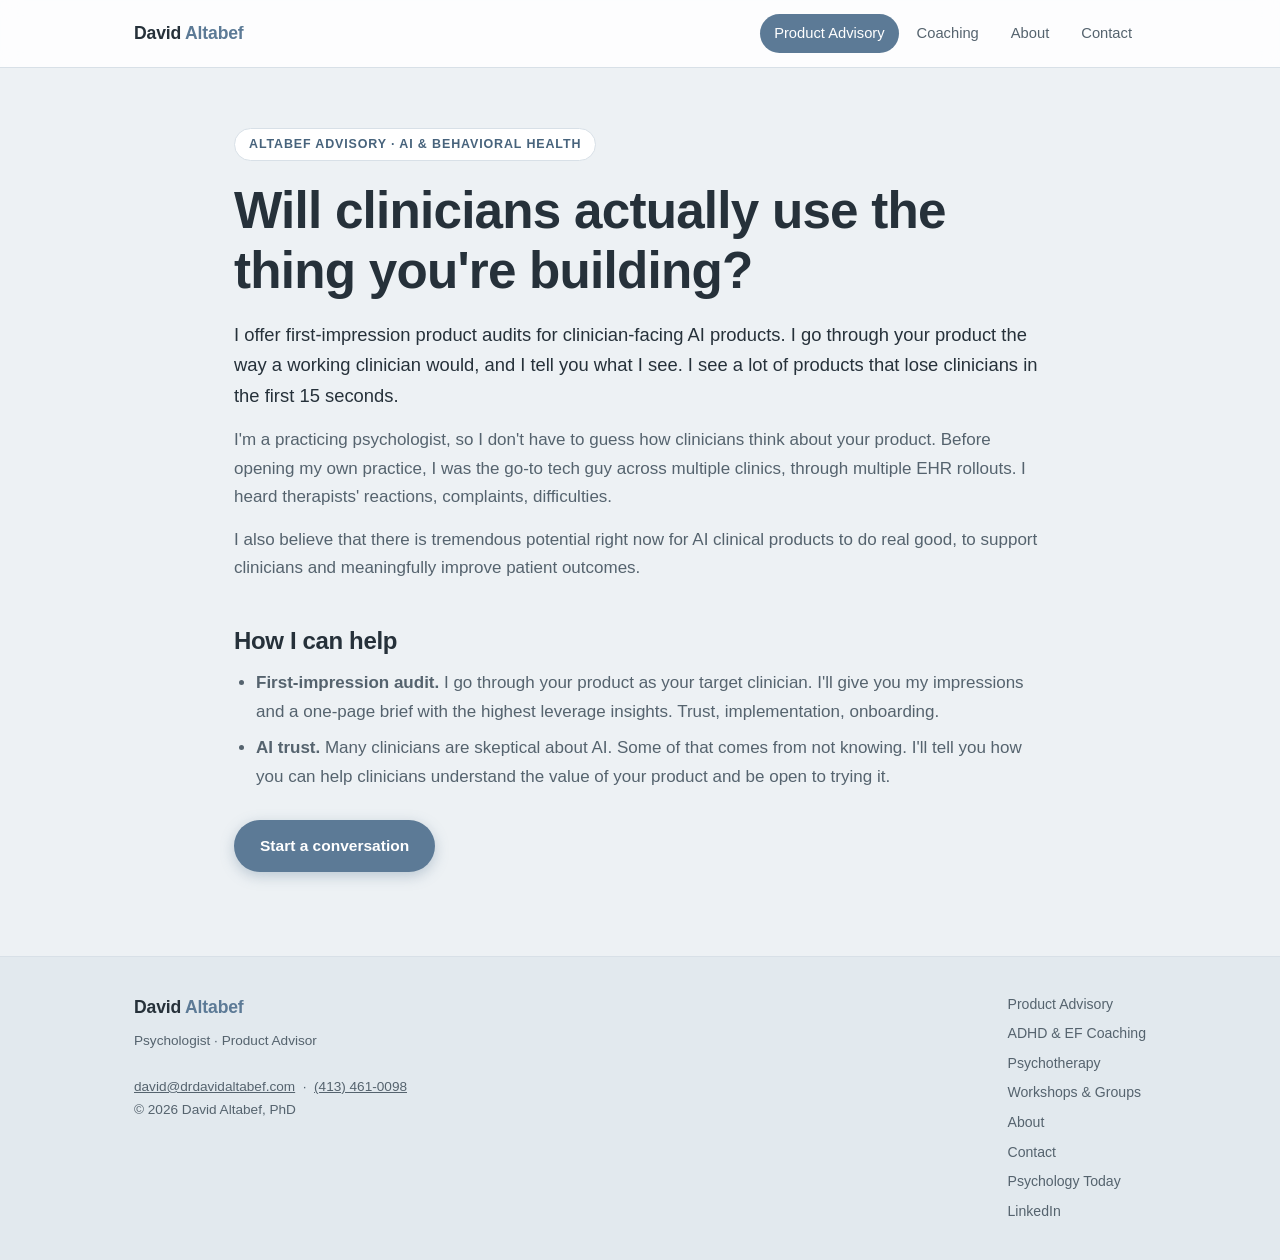
<file: product-advisory.html>
<!DOCTYPE html>
<html lang="en">
<head>
<meta charset="UTF-8">
<meta name="viewport" content="width=device-width, initial-scale=1.0">
<title>Product Advisory | David Altabef, PhD</title>
<meta name="description" content="First-impression product audits for clinician-facing AI products, from practicing psychologist David Altabef, PhD.">
<meta property="og:type" content="website">
<meta property="og:site_name" content="David Altabef, PhD">
<meta property="og:title" content="Product Advisory | David Altabef, PhD">
<meta property="og:description" content="First-impression product audits for clinician-facing AI products, from practicing psychologist David Altabef, PhD.">
<meta property="og:url" content="https://drdavidaltabef.com/product-advisory">
<meta property="og:image" content="https://drdavidaltabef.com/assets/og-image.jpg">
<meta property="og:image:width" content="1000">
<meta property="og:image:height" content="525">
<meta name="twitter:card" content="summary_large_image">
<link rel="icon" href="/favicon.svg" type="image/svg+xml">
<link rel="icon" href="/favicon.ico" sizes="32x32">
<link rel="apple-touch-icon" href="/apple-touch-icon.png">
<link rel="canonical" href="https://drdavidaltabef.com/product-advisory">
<link rel="stylesheet" href="styles.css">
</head>
<body>
<nav>
  <div class="nav-inner">
    <a class="brand" href="/">David <span>Altabef</span></a>
    <div class="nav-links">
      <a href="/product-advisory" class="active">Product Advisory</a>
      <a href="/coaching">Coaching</a>
      <a href="/about">About</a>
      <a href="/contact">Contact</a>
    </div>
  </div>
</nav>

  <div class="wrap">
    <span class="eyebrow">Altabef Advisory · AI &amp; Behavioral Health</span>
    <h1 class="hero">Will clinicians actually use the thing you're building?</h1>
    <p class="lede">I offer first-impression product audits for clinician-facing AI products. I go through your product the way a working clinician would, and I tell you what I see. I see a lot of products that lose clinicians in the first 15 seconds.</p>

    <p>I'm a practicing psychologist, so I don't have to guess how clinicians think about your product. Before opening my own practice, I was the go-to tech guy across multiple clinics, through multiple EHR rollouts. I heard therapists' reactions, complaints, difficulties.</p>

    <p>I also believe that there is tremendous potential right now for AI clinical products to do real good, to support clinicians and meaningfully improve patient outcomes.</p>

    <h2>How I can help</h2>
    <ul class="plain">
      <li><strong>First-impression audit.</strong> I go through your product as your target clinician. I'll give you my impressions and a one-page brief with the highest leverage insights. Trust, implementation, onboarding.</li>
      <li><strong>AI trust.</strong> Many clinicians are skeptical about AI. Some of that comes from not knowing. I'll tell you how you can help clinicians understand the value of your product and be open to trying it.</li>
    </ul>

    <div class="btn-row">
      <a class="btn btn-primary" href="/contact">Start a conversation</a>
    </div>
  </div>

<footer>
  <div class="foot-inner">
    <div>
      <div class="brand" style="margin-bottom:8px">David <span style="color:var(--blue)">Altabef</span></div>
      <p class="note">Psychologist · Product Advisor<br><br>
      <a href="mailto:david@drdavidaltabef.com" style="color:inherit">david@drdavidaltabef.com</a> &nbsp;·&nbsp; <a href="tel:+14134610098" style="color:inherit">(413) 461-0098</a><br>
      &copy; 2026 David Altabef, PhD</p>
    </div>
    <div class="foot-links">
      <a href="/product-advisory">Product Advisory</a>
      <a href="/coaching">ADHD &amp; EF Coaching</a>
      <a href="/therapy">Psychotherapy</a>
      <a href="/workshops">Workshops &amp; Groups</a>
      <a href="/about">About</a>
      <a href="/contact">Contact</a>
      <a href="https://www.psychologytoday.com/us/therapists/david-altabef-amherst-ma/362925" target="_blank" rel="noopener">Psychology Today</a>
      <a href="https://www.linkedin.com/in/davidaltphd" target="_blank" rel="noopener">LinkedIn</a>
    </div>
  </div>
</footer>

<!-- Cloudflare Web Analytics --><script type='module' src='https://static.cloudflareinsights.com/beacon.min.js' data-cf-beacon='{"token": "946473e94ac8431892b20dc3b60b65ef"}'></script><!-- End Cloudflare Web Analytics -->
</body>
</html>
</file>
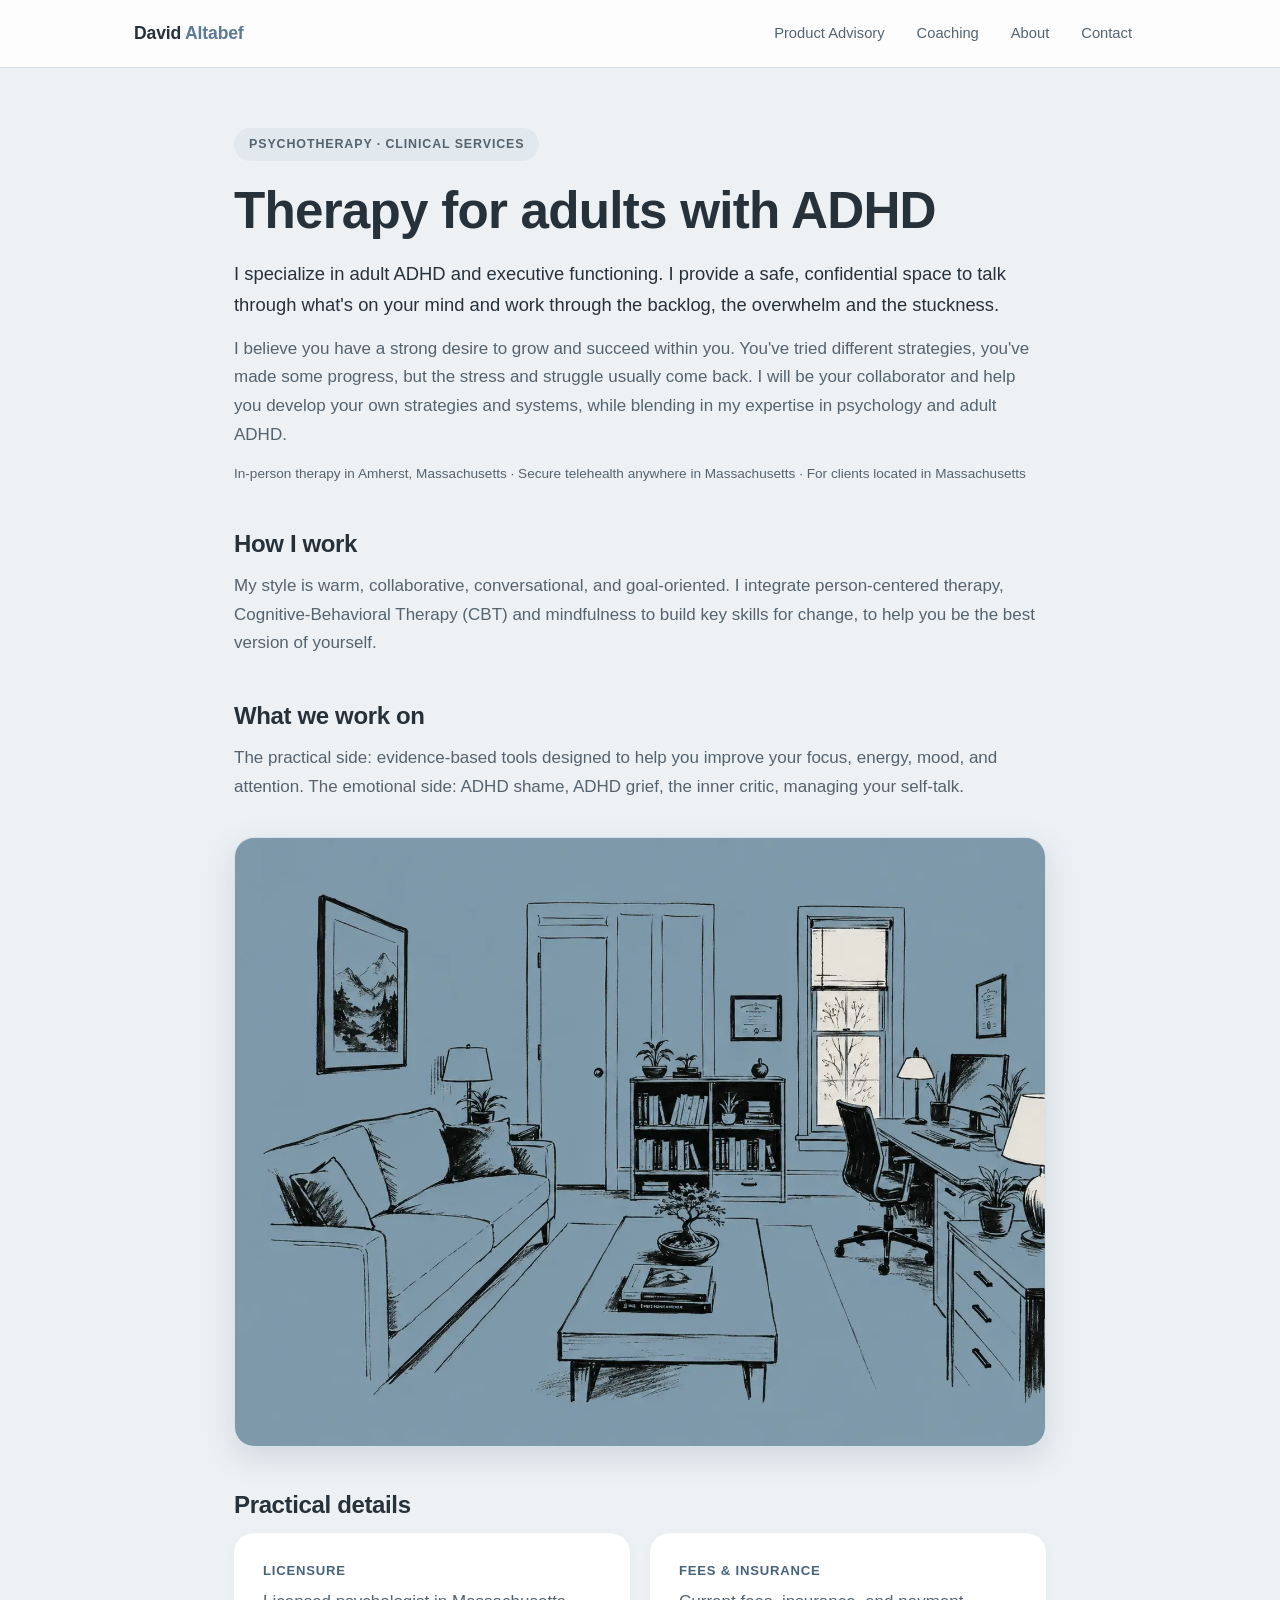
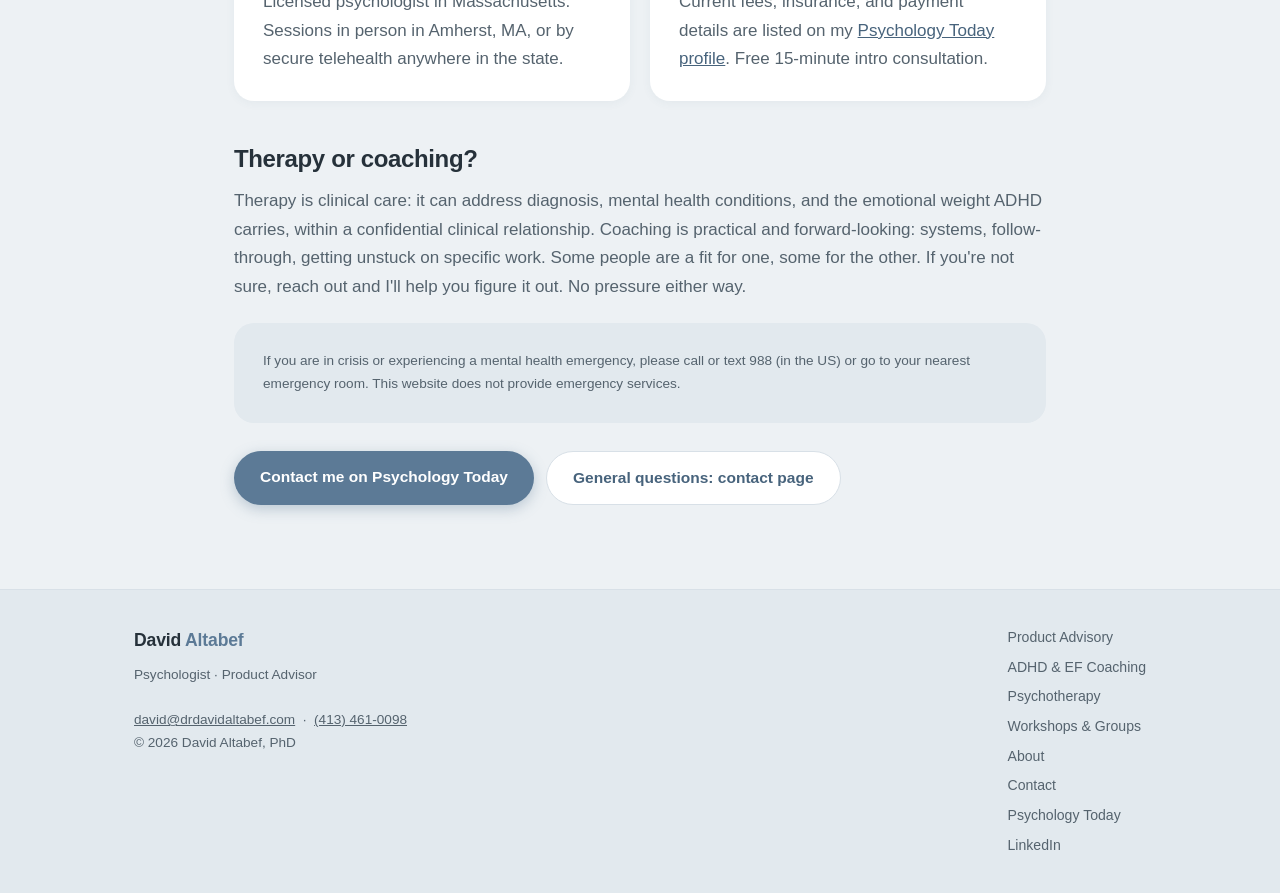
<file: therapy.html>
<!DOCTYPE html>
<html lang="en">
<head>
<meta charset="UTF-8">
<meta name="viewport" content="width=device-width, initial-scale=1.0">
<title>Therapy for Adults with ADHD | David Altabef, PhD</title>
<meta name="description" content="Psychotherapy for adults with ADHD with licensed Massachusetts psychologist David Altabef, PhD. In person in Amherst, MA or telehealth.">
<meta property="og:type" content="website">
<meta property="og:site_name" content="David Altabef, PhD">
<meta property="og:title" content="Therapy for Adults with ADHD | David Altabef, PhD">
<meta property="og:description" content="Psychotherapy for adults with ADHD with licensed Massachusetts psychologist David Altabef, PhD. In person in Amherst, MA or telehealth.">
<meta property="og:url" content="https://drdavidaltabef.com/therapy">
<meta property="og:image" content="https://drdavidaltabef.com/assets/og-image.jpg">
<meta property="og:image:width" content="1000">
<meta property="og:image:height" content="525">
<meta name="twitter:card" content="summary_large_image">
<link rel="icon" href="/favicon.svg" type="image/svg+xml">
<link rel="icon" href="/favicon.ico" sizes="32x32">
<link rel="apple-touch-icon" href="/apple-touch-icon.png">
<link rel="canonical" href="https://drdavidaltabef.com/therapy">
<link rel="stylesheet" href="styles.css">
<script type="application/ld+json">
{
  "@context": "https://schema.org",
  "@type": "Service",
  "serviceType": "Psychotherapy",
  "name": "Therapy for adults with ADHD",
  "url": "https://drdavidaltabef.com/therapy",
  "provider": {
    "@type": "Person",
    "name": "David Altabef",
    "honorificSuffix": "PhD",
    "jobTitle": "Licensed Psychologist (Massachusetts)",
    "url": "https://drdavidaltabef.com/",
    "telephone": "+1-413-461-0098",
    "address": {
      "@type": "PostalAddress",
      "addressLocality": "Amherst",
      "addressRegion": "MA",
      "addressCountry": "US"
    },
    "sameAs": [
      "https://www.psychologytoday.com/us/therapists/david-altabef-amherst-ma/362925",
      "https://www.linkedin.com/in/davidaltphd"
    ]
  },
  "areaServed": { "@type": "State", "name": "Massachusetts" },
  "availableChannel": [
    { "@type": "ServiceChannel", "name": "In person: Amherst, MA" },
    { "@type": "ServiceChannel", "name": "Secure telehealth: anywhere in Massachusetts" }
  ],
  "description": "Psychotherapy for adults with ADHD with licensed Massachusetts psychologist David Altabef, PhD. In person in Amherst, MA, or by secure telehealth anywhere in Massachusetts. For clients located in Massachusetts."
}
</script>
</head>
<body>
<nav>
  <div class="nav-inner">
    <a class="brand" href="/">David <span>Altabef</span></a>
    <div class="nav-links">
      <a href="/product-advisory">Product Advisory</a>
      <a href="/coaching">Coaching</a>
      <a href="/about">About</a>
      <a href="/contact">Contact</a>
    </div>
  </div>
</nav>

  <div class="wrap">
    <span class="eyebrow clinical">Psychotherapy · Clinical Services</span>
    <h1 class="hero">Therapy for adults with ADHD</h1>
    <p class="lede">I specialize in adult ADHD and executive functioning. I provide a safe, confidential space to talk through what's on your mind and work through the backlog, the overwhelm and the stuckness.</p>
    <p>I believe you have a strong desire to grow and succeed within you. You've tried different strategies, you've made some progress, but the stress and struggle usually come back. I will be your collaborator and help you develop your own strategies and systems, while blending in my expertise in psychology and adult ADHD.</p>
    <p class="note">In-person therapy in Amherst, Massachusetts &middot; Secure telehealth anywhere in Massachusetts &middot; For clients located in Massachusetts</p>

    <h2>How I work</h2>
    <p>My style is warm, collaborative, conversational, and goal-oriented. I integrate person-centered therapy, Cognitive-Behavioral Therapy (CBT) and mindfulness to build key skills for change, to help you be the best version of yourself.</p>

    <h2>What we work on</h2>
    <p>The practical side: evidence-based tools designed to help you improve your focus, energy, mood, and attention. The emotional side: ADHD shame, ADHD grief, the inner critic, managing your self-talk.</p>

    <img src="assets/office-illustration-blue.webp" width="1448" height="1086" loading="lazy" alt="Ink illustration of a calm therapy office: a couch with pillows, a coffee table with a bonsai, bookshelves, and a desk by a window." style="width:100%;height:auto;display:block;border-radius:var(--radius);border:1px solid var(--line);box-shadow:0 10px 30px rgba(70,97,125,0.18);margin:36px 0 6px">

    <h2>Practical details</h2>
    <div class="two-col">
      <div class="panel" style="margin:0">
        <div class="kicker">Licensure</div>
        <p style="margin:0">Licensed psychologist in Massachusetts. Sessions in person in Amherst, MA, or by secure telehealth anywhere in the state.</p>
      </div>
      <div class="panel" style="margin:0">
        <div class="kicker">Fees &amp; insurance</div>
        <p style="margin:0">Current fees, insurance, and payment details are listed on my <a href="https://www.psychologytoday.com/us/therapists/david-altabef-amherst-ma/362925" target="_blank" rel="noopener">Psychology Today profile</a>. Free 15-minute intro consultation.</p>
      </div>
    </div>

    <h2>Therapy or coaching?</h2>
    <p>Therapy is clinical care: it can address diagnosis, mental health conditions, and the emotional weight ADHD carries, within a confidential clinical relationship. Coaching is practical and forward-looking: systems, follow-through, getting unstuck on specific work. Some people are a fit for one, some for the other. If you're not sure, reach out and I'll help you figure it out. No pressure either way.</p>

    <div class="panel sand">
      <p class="note" style="margin:0">If you are in crisis or experiencing a mental health emergency, please call or text 988 (in the US) or go to your nearest emergency room. This website does not provide emergency services.</p>
    </div>

    <div class="btn-row">
      <a class="btn btn-primary" href="https://www.psychologytoday.com/us/therapists/david-altabef-amherst-ma/362925" target="_blank" rel="noopener">Contact me on Psychology Today</a>
      <a class="btn btn-ghost" href="/contact">General questions: contact page</a>
    </div>
  </div>

<footer>
  <div class="foot-inner">
    <div>
      <div class="brand" style="margin-bottom:8px">David <span style="color:var(--blue)">Altabef</span></div>
      <p class="note">Psychologist · Product Advisor<br><br>
      <a href="mailto:david@drdavidaltabef.com" style="color:inherit">david@drdavidaltabef.com</a> &nbsp;·&nbsp; <a href="tel:+14134610098" style="color:inherit">(413) 461-0098</a><br>
      &copy; 2026 David Altabef, PhD</p>
    </div>
    <div class="foot-links">
      <a href="/product-advisory">Product Advisory</a>
      <a href="/coaching">ADHD &amp; EF Coaching</a>
      <a href="/therapy">Psychotherapy</a>
      <a href="/workshops">Workshops &amp; Groups</a>
      <a href="/about">About</a>
      <a href="/contact">Contact</a>
      <a href="https://www.psychologytoday.com/us/therapists/david-altabef-amherst-ma/362925" target="_blank" rel="noopener">Psychology Today</a>
      <a href="https://www.linkedin.com/in/davidaltphd" target="_blank" rel="noopener">LinkedIn</a>
    </div>
  </div>
</footer>

<!-- Cloudflare Web Analytics --><script type='module' src='https://static.cloudflareinsights.com/beacon.min.js' data-cf-beacon='{"token": "946473e94ac8431892b20dc3b60b65ef"}'></script><!-- End Cloudflare Web Analytics -->
</body>
</html>
</file>
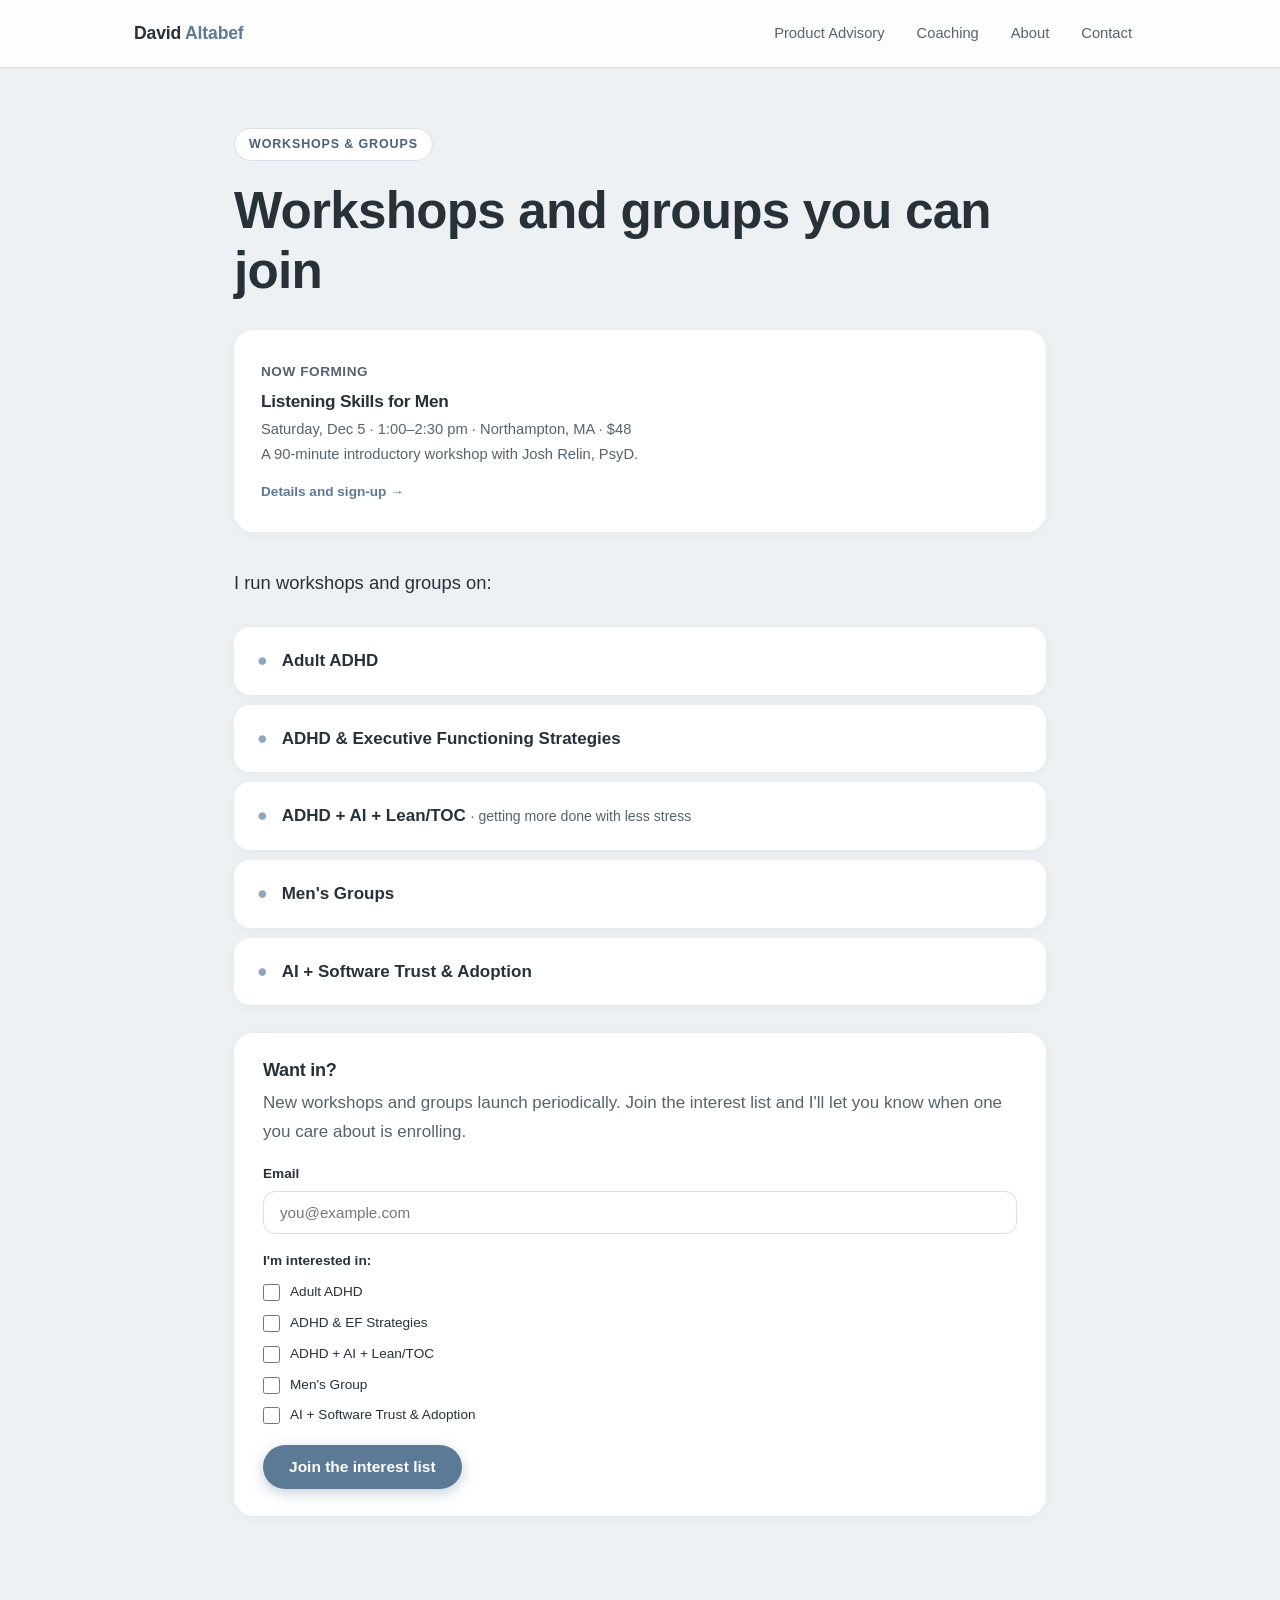
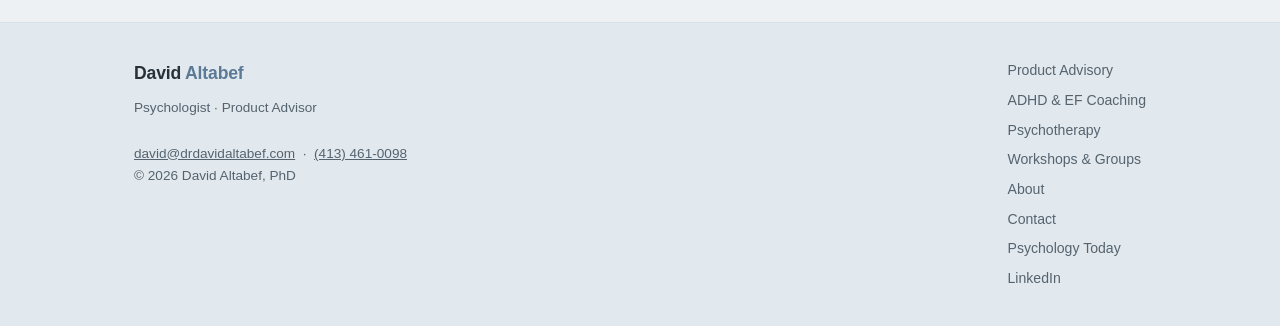
<file: workshops.html>
<!DOCTYPE html>
<html lang="en">
<head>
<meta charset="UTF-8">
<meta name="viewport" content="width=device-width, initial-scale=1.0">
<title>Workshops &amp; Groups | David Altabef</title>
<meta name="description" content="Workshops and groups on adult ADHD, executive functioning, AI adoption, and men's groups, run by David Altabef, PhD.">
<meta property="og:type" content="website">
<meta property="og:site_name" content="David Altabef, PhD">
<meta property="og:title" content="Workshops &amp; Groups | David Altabef">
<meta property="og:description" content="Workshops and groups on adult ADHD, executive functioning, AI adoption, and men's groups, run by David Altabef, PhD.">
<meta property="og:url" content="https://drdavidaltabef.com/workshops">
<meta property="og:image" content="https://drdavidaltabef.com/assets/og-image.jpg">
<meta property="og:image:width" content="1000">
<meta property="og:image:height" content="525">
<meta name="twitter:card" content="summary_large_image">
<link rel="icon" href="/favicon.svg" type="image/svg+xml">
<link rel="icon" href="/favicon.ico" sizes="32x32">
<link rel="apple-touch-icon" href="/apple-touch-icon.png">
<link rel="canonical" href="https://drdavidaltabef.com/workshops">
<link rel="stylesheet" href="styles.css">
</head>
<body>
<nav>
  <div class="nav-inner">
    <a class="brand" href="/">David <span>Altabef</span></a>
    <div class="nav-links">
      <a href="/product-advisory">Product Advisory</a>
      <a href="/coaching">Coaching</a>
      <a href="/about">About</a>
      <a href="/contact">Contact</a>
    </div>
  </div>
</nav>

  <div class="wrap">
    <span class="eyebrow">Workshops &amp; Groups</span>
    <h1 class="hero">Workshops and groups you can join</h1>

    <a class="card" href="/listening" style="display:block;margin:28px 0 36px;text-decoration:none;color:inherit">
      <span class="note" style="font-weight:600;letter-spacing:0.04em;text-transform:uppercase">Now forming</span>
      <h3 style="margin-top:6px">Listening Skills for Men</h3>
      <p>Saturday, Dec 5 · 1:00&ndash;2:30 pm · Northampton, MA · $48<br>A 90-minute introductory workshop with Josh Relin, PsyD.</p>
      <span class="go">Details and sign-up →</span>
    </a>
    <p class="lede">I run workshops and groups on:</p>

    <ul class="offer-list">
      <li><span class="dot">●</span><div><span class="name">Adult ADHD</span></div></li>
      <li><span class="dot">●</span><div><span class="name">ADHD &amp; Executive Functioning Strategies</span></div></li>
      <li><span class="dot">●</span><div><span class="name">ADHD + AI + Lean/TOC</span> <span class="gloss">· getting more done with less stress</span></div></li>
      <li><span class="dot">●</span><div><span class="name">Men's Groups</span></div></li>
      <li><span class="dot">●</span><div><span class="name">AI + Software Trust &amp; Adoption</span></div></li>
    </ul>

    <div class="panel">
      <h3 style="margin-top:0">Want in?</h3>
      <p>New workshops and groups launch periodically. Join the interest list and I'll let you know when one you care about is enrolling.</p>
      <form action="https://formspree.io/f/mkoddrdn" method="POST">
        <input type="hidden" name="_subject" value="Workshop interest list from drdavidaltabef.com">
        <div class="hp" aria-hidden="true"><label for="wl-gotcha">Leave this field empty</label><input type="text" id="wl-gotcha" name="_gotcha" tabindex="-1" autocomplete="off"></div>
        <label for="wl-email">Email</label>
        <input type="email" id="wl-email" name="email" placeholder="you@example.com" required>
        <label>I'm interested in:</label>
        <div class="check-row"><input type="checkbox" id="c1" name="interest" value="Adult ADHD"><label for="c1" style="margin:0;font-weight:400">Adult ADHD</label></div>
        <div class="check-row"><input type="checkbox" id="c2" name="interest" value="ADHD &amp; EF Strategies"><label for="c2" style="margin:0;font-weight:400">ADHD &amp; EF Strategies</label></div>
        <div class="check-row"><input type="checkbox" id="c3" name="interest" value="ADHD + AI + Lean/TOC"><label for="c3" style="margin:0;font-weight:400">ADHD + AI + Lean/TOC</label></div>
        <div class="check-row"><input type="checkbox" id="c4" name="interest" value="Men's Group"><label for="c4" style="margin:0;font-weight:400">Men's Group</label></div>
        <div class="check-row"><input type="checkbox" id="c5" name="interest" value="AI + Software Trust &amp; Adoption"><label for="c5" style="margin:0;font-weight:400">AI + Software Trust &amp; Adoption</label></div>
        <div class="btn-row" style="margin-top:18px">
          <button class="btn btn-primary" type="submit">Join the interest list</button>
        </div>
      </form>
    </div>
  </div>

<footer>
  <div class="foot-inner">
    <div>
      <div class="brand" style="margin-bottom:8px">David <span style="color:var(--blue)">Altabef</span></div>
      <p class="note">Psychologist · Product Advisor<br><br>
      <a href="mailto:david@drdavidaltabef.com" style="color:inherit">david@drdavidaltabef.com</a> &nbsp;·&nbsp; <a href="tel:+14134610098" style="color:inherit">(413) 461-0098</a><br>
      &copy; 2026 David Altabef, PhD</p>
    </div>
    <div class="foot-links">
      <a href="/product-advisory">Product Advisory</a>
      <a href="/coaching">ADHD &amp; EF Coaching</a>
      <a href="/therapy">Psychotherapy</a>
      <a href="/workshops">Workshops &amp; Groups</a>
      <a href="/about">About</a>
      <a href="/contact">Contact</a>
      <a href="https://www.psychologytoday.com/us/therapists/david-altabef-amherst-ma/362925" target="_blank" rel="noopener">Psychology Today</a>
      <a href="https://www.linkedin.com/in/davidaltphd" target="_blank" rel="noopener">LinkedIn</a>
    </div>
  </div>
</footer>

<!-- Cloudflare Web Analytics --><script type='module' src='https://static.cloudflareinsights.com/beacon.min.js' data-cf-beacon='{"token": "946473e94ac8431892b20dc3b60b65ef"}'></script><!-- End Cloudflare Web Analytics -->
</body>
</html>
</file>
<file: styles.css>
:root {
  /* Coastal Fog palette — variable names kept from the original theme
     because inline styles in the HTML reference them. */
  --cream: #EDF1F4;        /* page background: pale blue-gray fog */
  --cream-2: #E2E9EE;      /* deeper fog: footer, sand panels, hover fills */
  --ink: #26313A;          /* headings & strong text */
  --ink-soft: #55636E;     /* body text */
  --blue: #5C7A96;         /* primary blue */
  --blue-dark: #47637C;    /* hover / emphasis blue */
  --blue-mid: #8FA6BC;     /* soft accent blue */
  --blue-tint: #DCE6EE;    /* tinted panels & pills */
  --line: #D8E0E7;         /* hairlines & borders */
  --white: #FFFFFF;
  --radius: 20px;
  --serif: "Charter", "Iowan Old Style", Georgia, "Times New Roman", serif;
  --sans: -apple-system, BlinkMacSystemFont, "Segoe UI", "Inter", Roboto, Helvetica, Arial, sans-serif;
}
* { margin: 0; padding: 0; box-sizing: border-box; }
html { scroll-behavior: smooth; }
body {
  font-family: var(--sans);
  background: var(--cream);
  color: var(--ink);
  line-height: 1.68;
  font-size: 17px;
}
h1, h2, h3 { font-family: var(--sans); font-weight: 700; line-height: 1.18; color: var(--ink); letter-spacing: -0.015em; }

/* ---------- Nav ---------- */
nav {
  position: sticky; top: 0; z-index: 50;
  background: rgba(255,255,255,0.85);
  backdrop-filter: blur(10px);
  border-bottom: 1px solid var(--line);
}
.nav-inner {
  max-width: 1060px; margin: 0 auto; padding: 14px 24px;
  display: flex; align-items: center; justify-content: space-between; gap: 16px;
  flex-wrap: wrap;
}
.brand { font-family: var(--sans); font-size: 1.1rem; font-weight: 800; letter-spacing: -0.01em; color: var(--ink); text-decoration: none; white-space: nowrap; }
.brand span { color: var(--blue); }
.nav-links { display: flex; gap: 4px; flex-wrap: wrap; }
.nav-links a {
  text-decoration: none; color: var(--ink-soft); font-size: 0.92rem;
  padding: 7px 14px; border-radius: 99px; transition: all .15s;
}
.nav-links a:hover { background: var(--blue-tint); color: var(--ink); }
.nav-links a.active { background: var(--blue); color: #fff; }
@media (max-width: 480px) {
  .nav-inner { padding: 12px 16px; gap: 8px; }
  .nav-links { gap: 2px; flex-wrap: nowrap; margin: 0 -8px; }
  .nav-links a { font-size: 0.86rem; padding: 6px 9px; white-space: nowrap; }
}
@media (max-width: 360px) { .nav-links { flex-wrap: wrap; } }

/* ---------- Page shells ---------- */
.wrap { max-width: 860px; margin: 0 auto; padding: 60px 24px 84px; }
.wrap-wide { max-width: 1060px; }

.eyebrow {
  display: inline-block; font-size: 0.78rem; font-weight: 600; letter-spacing: 0.07em;
  text-transform: uppercase; color: var(--blue-dark); background: var(--white);
  border: 1px solid var(--line);
  padding: 5px 14px; border-radius: 99px; margin-bottom: 20px;
}
.eyebrow.clinical { color: var(--ink-soft); background: var(--cream-2); border-color: transparent; }
h1.hero { font-size: clamp(2.2rem, 5vw, 3.2rem); margin-bottom: 18px; }
h2 { font-size: 1.5rem; margin: 44px 0 14px; }
h3 { font-size: 1.13rem; margin: 26px 0 8px; }
p { margin-bottom: 14px; color: var(--ink-soft); }
p.lede { font-size: 1.15rem; color: var(--ink); }
ul.plain { margin: 0 0 16px 22px; color: var(--ink-soft); }
ul.plain li { margin-bottom: 8px; }
a { color: var(--blue-dark); }

.btn {
  display: inline-block; text-decoration: none; font-weight: 600; font-size: 0.97rem;
  padding: 13px 26px; border-radius: 99px; transition: all .18s; border: none; cursor: pointer;
  font-family: var(--sans);
}
.btn-primary { background: var(--blue); color: #fff; box-shadow: 0 4px 14px rgba(92,122,150,0.35); }
.btn-primary:hover { background: var(--blue-dark); transform: translateY(-1px); }
.btn-ghost { background: var(--white); color: var(--blue-dark); border: 1px solid var(--line); }
.btn-ghost:hover { border-color: var(--blue-mid); }
.btn-row { display: flex; gap: 12px; flex-wrap: wrap; margin-top: 28px; }

/* ---------- Hero with portrait ---------- */
.hero-grid {
  display: grid; grid-template-columns: 1.4fr 1fr; gap: 44px; align-items: center;
}
.hero-grid .portrait {
  width: 100%; height: auto; max-width: 360px; justify-self: end;
  border-radius: 24px; border: 6px solid var(--white);
  box-shadow: 0 16px 40px rgba(71,99,124,0.18);
  display: block;
}
@media (max-width: 760px) {
  .hero-grid { grid-template-columns: 1fr; }
  .hero-grid .portrait { justify-self: center; max-width: 300px; order: -1; }
}

/* ---------- Cards ---------- */
.cards { display: grid; grid-template-columns: repeat(auto-fit, minmax(230px, 1fr)); gap: 18px; margin-top: 48px; }
.card {
  background: var(--white); border: 1px solid transparent; border-radius: var(--radius);
  padding: 26px; text-decoration: none; display: block; transition: all .18s;
  box-shadow: 0 2px 10px rgba(71,99,124,0.06);
}
.card:hover { transform: translateY(-3px); box-shadow: 0 12px 28px rgba(71,99,124,0.14); }
.card h3 { margin: 0 0 6px; font-size: 1.08rem; font-weight: 700; }
.card p { font-size: 0.92rem; margin: 0; }
.card .go { display: inline-block; margin-top: 14px; font-size: 0.85rem; font-weight: 600; color: var(--blue); }

.panel {
  background: var(--white); border: 1px solid transparent; border-radius: var(--radius);
  padding: 26px 28px; margin: 22px 0;
  box-shadow: 0 2px 10px rgba(71,99,124,0.06);
}
.panel.tinted { background: var(--blue-tint); box-shadow: none; }
.panel.sand { background: var(--cream-2); box-shadow: none; }
.note { font-size: 0.85rem; color: var(--ink-soft); }

.quote-block {
  border-left: 3px solid var(--blue-mid); padding: 4px 0 4px 20px; margin: 26px 0;
  font-family: var(--sans); font-size: 1.14rem; color: var(--ink); font-style: italic; font-weight: 500;
}

/* ---------- Workshop list ---------- */
.offer-list { list-style: none; margin: 28px 0; }
.offer-list li {
  background: var(--white); border: 1px solid transparent; border-radius: 16px;
  padding: 18px 22px; margin-bottom: 10px; display: flex; align-items: baseline; gap: 14px;
  box-shadow: 0 2px 10px rgba(71,99,124,0.06);
}
.offer-list .dot { color: var(--blue-mid); font-size: 1.1rem; }
.offer-list .name { font-weight: 600; color: var(--ink); }
.offer-list .gloss { font-size: 0.88rem; color: var(--ink-soft); }

/* ---------- Forms ---------- */
form { margin-top: 8px; }
label { display: block; font-size: 0.85rem; font-weight: 600; margin: 16px 0 6px; color: var(--ink); }
input[type=text], input[type=email], select, textarea {
  width: 100%; padding: 12px 16px; border: 1px solid var(--line); border-radius: 12px;
  font-family: inherit; font-size: 0.95rem; background: var(--white); color: var(--ink);
}
input:focus, select:focus, textarea:focus { outline: 2px solid var(--blue); outline-offset: 1px; border-color: transparent; }
.check-row { display: flex; align-items: center; gap: 10px; margin: 8px 0; font-size: 0.95rem; color: var(--ink-soft); }
.check-row input { accent-color: var(--blue); width: 17px; height: 17px; }

/* Spam honeypot: hidden from people, visible to bots */
.hp { position: absolute; left: -9999px; width: 1px; height: 1px; overflow: hidden; }

/* ---------- Contact details ---------- */
.contact-lines { list-style: none; margin: 0; }
.contact-lines li { padding: 8px 0; border-bottom: 1px solid var(--line); font-size: 0.95rem; color: var(--ink-soft); }
.contact-lines li:last-child { border-bottom: none; }
.contact-lines strong { color: var(--ink); }

/* ---------- Footer ---------- */
footer { border-top: 1px solid var(--line); background: var(--cream-2); }
.foot-inner { max-width: 1060px; margin: 0 auto; padding: 36px 24px; display: flex; justify-content: space-between; gap: 20px; flex-wrap: wrap; }
footer .note { max-width: 460px; }
.foot-links { display: flex; flex-direction: column; gap: 6px; }
.foot-links a { color: var(--ink-soft); text-decoration: none; font-size: 0.88rem; }
.foot-links a:hover { color: var(--blue-dark); }

/* ---------- Education & Experience columns ---------- */
.cred-cols { display: grid; grid-template-columns: 1fr 1fr; gap: 36px; align-items: start; margin-top: 48px; }
.cred-cols h2 { margin-top: 0; }
.training-stack { list-style: none; margin: 10px 0 0; display: flex; flex-direction: column; gap: 12px; }
.training-stack li {
  background: var(--white); border: 1px solid transparent; border-radius: var(--radius);
  padding: 16px 18px; display: flex; align-items: center; gap: 14px;
  box-shadow: 0 2px 10px rgba(71,99,124,0.06);
}
.logo-sm {
  flex: 0 0 48px; width: 48px; height: 48px;
  background: var(--cream); border: 1px solid var(--line); border-radius: 12px;
  display: flex; align-items: center; justify-content: center; padding: 7px;
}
.logo-sm img { max-width: 100%; max-height: 100%; object-fit: contain; display: block; }
.logo-sm .fallback { font-family: var(--sans); font-size: 0.72rem; font-weight: 800; color: var(--blue); letter-spacing: 0.02em; }
.training-stack .school { font-family: var(--sans); font-size: 0.98rem; font-weight: 700; color: var(--ink); line-height: 1.3; margin-bottom: 3px; }
.training-stack .degree { font-size: 0.84rem; color: var(--ink-soft); line-height: 1.35; margin: 0; }
.cred-cols .exp-list { grid-template-columns: 1fr; margin-top: 10px; }
@media (max-width: 760px) {
  .cred-cols { grid-template-columns: 1fr; gap: 0; }
  .cred-cols > div + div { margin-top: 38px; }
}

/* ---------- Experience ---------- */
.exp-list { list-style: none; margin: 20px 0 0; display: grid; grid-template-columns: 1fr 1fr; gap: 12px; }
.exp-list li {
  background: var(--white); border: 1px solid transparent; border-left: 3px solid var(--blue-mid);
  border-radius: 14px; padding: 16px 20px;
  display: flex; flex-direction: column; gap: 2px;
  box-shadow: 0 2px 10px rgba(71,99,124,0.06);
}
.exp-list .exp-role { font-family: var(--sans); font-size: 1.05rem; font-weight: 700; color: var(--ink); }
.exp-list .exp-where { font-size: 0.9rem; color: var(--ink-soft); }
@media (max-width: 640px) { .exp-list { grid-template-columns: 1fr; } }

.divider { border: none; border-top: 1px solid var(--line); margin: 44px 0; }
.two-col { display: grid; grid-template-columns: 1fr 1fr; gap: 20px; }
@media (max-width: 700px) { .two-col { grid-template-columns: 1fr; } }
.kicker { font-size: 0.82rem; font-weight: 700; letter-spacing: 0.06em; text-transform: uppercase; color: var(--blue-dark); margin-bottom: 6px; }

/* ---------- Home: name hero + two doors ---------- */
.home-hero h1.hero { margin-bottom: 8px; }
.home-hero .identity {
  font-size: 1.22rem; font-weight: 500; color: var(--ink-soft);
  letter-spacing: 0.005em; margin-bottom: 0;
}
.home-hero .identity span { color: var(--blue-mid); margin: 0 8px; }
.home-intro { margin-top: 26px; max-width: 500px; }
.home-intro p:last-child { margin-bottom: 0; }

.doors { display: grid; grid-template-columns: 1fr 1fr; gap: 22px; margin-top: 56px; }
@media (max-width: 760px) { .doors { grid-template-columns: 1fr; } }
.door {
  background: var(--white); border: 1px solid transparent; border-radius: var(--radius);
  padding: 34px 32px; display: flex; flex-direction: column;
  box-shadow: 0 2px 10px rgba(71,99,124,0.06); transition: all .18s;
}
.door:hover { transform: translateY(-3px); box-shadow: 0 12px 28px rgba(71,99,124,0.14); }
.door.featured { background: var(--blue-tint); box-shadow: none; }
.door .eyebrow { margin-bottom: 16px; align-self: flex-start; }
.door h2 { margin: 0 0 10px; font-size: 1.5rem; }
.door p { margin: 0; }
.door .btn-row { margin-top: auto; padding-top: 22px; }

.quiet-row {
  display: flex; gap: 14px; justify-content: center; flex-wrap: wrap;
  margin-top: 48px; padding-top: 32px; border-top: 1px solid var(--line);
}
.quiet-row a {
  font-size: 0.9rem; color: var(--ink-soft); text-decoration: none;
  background: var(--white); border: 1px solid var(--line); border-radius: 99px;
  padding: 8px 18px; transition: all .15s;
}
.quiet-row a:hover { color: var(--blue-dark); border-color: var(--blue-mid); }
.quiet-row a { white-space: nowrap; }
@media (max-width: 420px) { .quiet-row a { font-size: 0.82rem; padding: 8px 14px; } }
@media (max-width: 360px) { .quiet-row a { white-space: normal; text-align: center; } }
</file>
